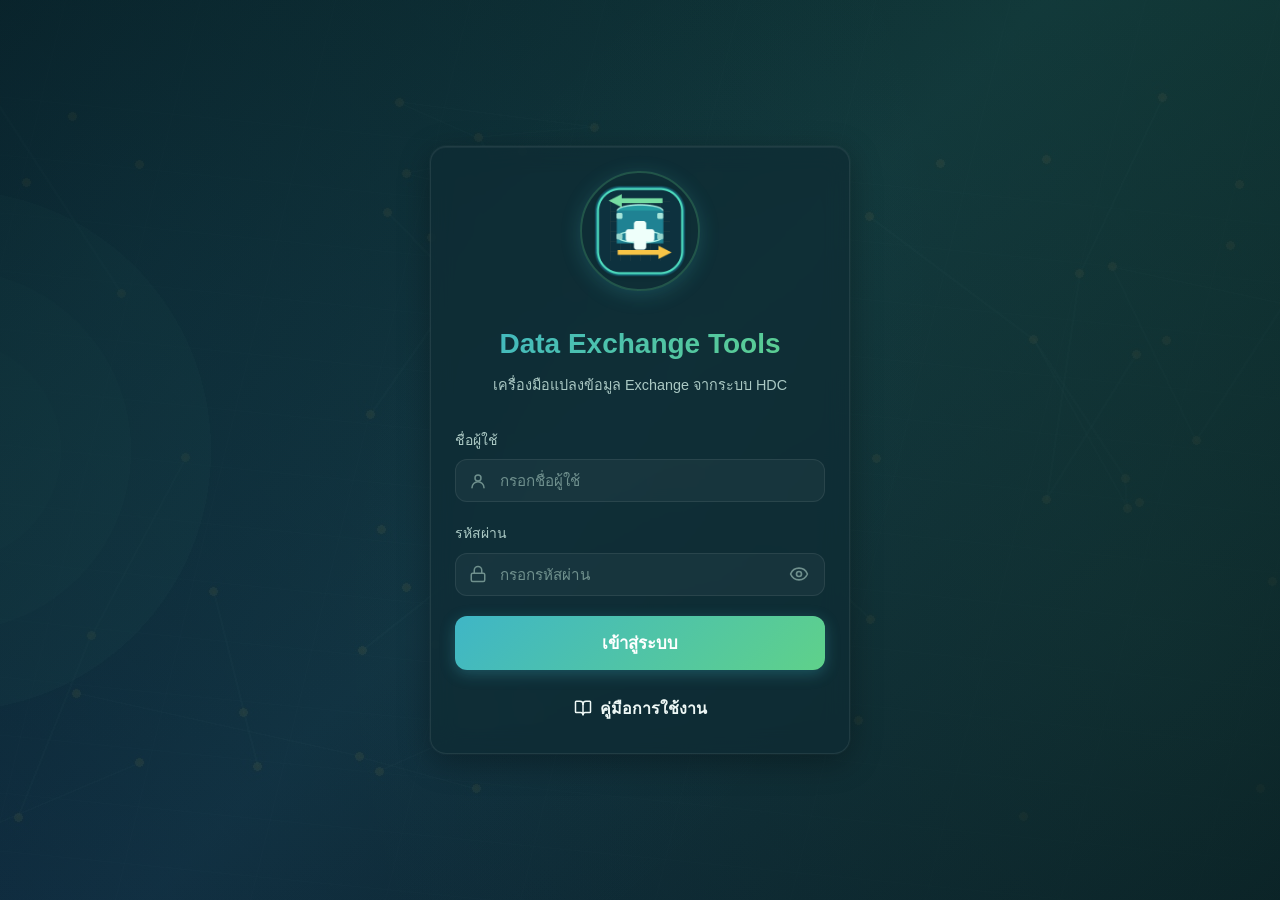
<file: static/index.html>
<!DOCTYPE html>
<html lang="th">
<head>
  <meta charset="UTF-8">
  <meta name="viewport" content="width=device-width, initial-scale=1.0">
  <meta name="description" content="เครื่องมือแปลงข้อมูล Exchange จากระบบ HDC สำหรับโรงพยาบาล">
  <title>Data Exchange Tools</title>
  <link rel="icon" href="/static/images/favicon.ico">
  <link rel="apple-touch-icon" href="/static/images/logo.png">
  <link rel="stylesheet" href="/static/css/style.css?v=0.1.10">
</head>
<body>

<!-- Toast Container -->
<div id="toast-container"></div>

<!-- Loading Overlay -->
<div id="loading-overlay" class="hidden">
  <div class="loading-content">
    <div class="spinner"></div>
    <p>กำลังดำเนินการ...</p>
  </div>
</div>

<!-- ============================================================
     LOGIN PAGE
     ============================================================ -->
<div id="page-login" class="page hidden">
  <div class="login-wrapper">
    <div class="login-card glass-card animate-fadeIn">
      <div class="login-logo">
        <img src="/static/images/logo.png" alt="Logo" width="120" height="120">
      </div>
      <h1 class="login-title">Data Exchange Tools</h1>
      <p class="login-subtitle">เครื่องมือแปลงข้อมูล Exchange จากระบบ HDC</p>

      <form id="login-form" onsubmit="handleLogin(event)">
        <div class="form-group">
          <label for="login-username">ชื่อผู้ใช้</label>
          <div class="input-wrapper">
            <span class="input-icon">
              <svg xmlns="http://www.w3.org/2000/svg" width="18" height="18" viewBox="0 0 24 24" fill="none" stroke="currentColor" stroke-width="2" stroke-linecap="round" stroke-linejoin="round"><circle cx="12" cy="8" r="4"/><path d="M20 21a8 8 0 0 0-16 0"/></svg>
            </span>
            <input type="text" id="login-username" placeholder="กรอกชื่อผู้ใช้" required autocomplete="username">
          </div>
        </div>
        <div class="form-group">
          <label for="login-password">รหัสผ่าน</label>
          <div class="input-wrapper">
            <span class="input-icon">
              <svg xmlns="http://www.w3.org/2000/svg" width="18" height="18" viewBox="0 0 24 24" fill="none" stroke="currentColor" stroke-width="2" stroke-linecap="round" stroke-linejoin="round"><rect width="18" height="11" x="3" y="11" rx="2" ry="2"/><path d="M7 11V7a5 5 0 0 1 10 0v4"/></svg>
            </span>
            <input type="password" id="login-password" placeholder="กรอกรหัสผ่าน" required autocomplete="current-password">
            <button type="button" class="password-toggle" tabindex="-1" aria-label="แสดงหรือซ่อนรหัสผ่าน" onclick="togglePassword(this)">
              <svg xmlns="http://www.w3.org/2000/svg" width="20" height="20" viewBox="0 0 24 24" fill="none" stroke="currentColor" stroke-width="2" stroke-linecap="round" stroke-linejoin="round"><path d="M2.062 12.348a1 1 0 0 1 0-.696 10.75 10.75 0 0 1 19.876 0 1 1 0 0 1 0 .696 10.75 10.75 0 0 1-19.876 0"/><circle cx="12" cy="12" r="3"/></svg>
            </button>
          </div>
        </div>
        <div id="login-error" class="error-message hidden"></div>
        <button type="submit" class="btn btn-primary btn-block btn-lg" id="btn-login">
          <span class="btn-text">เข้าสู่ระบบ</span>
          <span class="btn-loading hidden"><div class="spinner" style="width:20px;height:20px;"></div></span>
        </button>
      </form>

      <div class="login-manual-actions">
        <a href="/manual/open" target="_blank" rel="noopener" class="manual-link">
          <svg xmlns="http://www.w3.org/2000/svg" width="18" height="18" viewBox="0 0 24 24" fill="none" stroke="currentColor" stroke-width="2" stroke-linecap="round" stroke-linejoin="round"><path d="M12 7v14"/><path d="M3 18a1 1 0 0 1-1-1V4a1 1 0 0 1 1-1h5a4 4 0 0 1 4 4 4 4 0 0 1 4-4h5a1 1 0 0 1 1 1v13a1 1 0 0 1-1 1h-6a3 3 0 0 0-3 3 3 3 0 0 0-3-3z"/></svg>
          คู่มือการใช้งาน
        </a>
      </div>

    </div>
  </div>
</div>

<!-- ============================================================
     ADMIN PASSWORD PAGE
     ============================================================ -->
<div id="page-admin-password" class="page hidden">
  <div class="login-wrapper">
    <div class="config-card glass-card animate-fadeIn">
      <div class="config-header">
        <span class="config-icon">
          <svg xmlns="http://www.w3.org/2000/svg" width="32" height="32" viewBox="0 0 24 24" fill="none" stroke="currentColor" stroke-width="2" stroke-linecap="round" stroke-linejoin="round"><rect width="18" height="11" x="3" y="11" rx="2"/><path d="M7 11V7a5 5 0 0 1 10 0v4"/></svg>
        </span>
        <h1 class="config-title">เปลี่ยนรหัสผ่านผู้ดูแลระบบ</h1>
        <p class="config-subtitle">เข้าสู่ระบบครั้งแรกต้องเปลี่ยนจากรหัสผ่านเริ่มต้น</p>
      </div>

      <form id="admin-password-form" onsubmit="changeAdminPassword(event)">
        <div class="form-group">
          <label for="admin-old-password">รหัสผ่านเดิม</label>
          <div class="input-wrapper">
            <span class="input-icon">
              <svg xmlns="http://www.w3.org/2000/svg" width="18" height="18" viewBox="0 0 24 24" fill="none" stroke="currentColor" stroke-width="2" stroke-linecap="round" stroke-linejoin="round"><rect width="18" height="11" x="3" y="11" rx="2"/><path d="M7 11V7a5 5 0 0 1 10 0v4"/></svg>
            </span>
            <input type="password" id="admin-old-password" required autocomplete="current-password">
            <button type="button" class="password-toggle" tabindex="-1" aria-label="แสดงหรือซ่อนรหัสผ่าน" onclick="togglePassword(this)">
              <svg xmlns="http://www.w3.org/2000/svg" width="20" height="20" viewBox="0 0 24 24" fill="none" stroke="currentColor" stroke-width="2" stroke-linecap="round" stroke-linejoin="round"><path d="M2.062 12.348a1 1 0 0 1 0-.696 10.75 10.75 0 0 1 19.876 0 1 1 0 0 1 0 .696 10.75 10.75 0 0 1-19.876 0"/><circle cx="12" cy="12" r="3"/></svg>
            </button>
          </div>
        </div>
        <div class="form-group">
          <label for="admin-new-password">รหัสผ่านใหม่</label>
          <div class="input-wrapper">
            <span class="input-icon">
              <svg xmlns="http://www.w3.org/2000/svg" width="18" height="18" viewBox="0 0 24 24" fill="none" stroke="currentColor" stroke-width="2" stroke-linecap="round" stroke-linejoin="round"><path d="M20 13c0 5-3.5 7.5-8 9-4.5-1.5-8-4-8-9V5l8-3 8 3z"/></svg>
            </span>
            <input type="password" id="admin-new-password" required autocomplete="new-password">
            <button type="button" class="password-toggle" tabindex="-1" aria-label="แสดงหรือซ่อนรหัสผ่าน" onclick="togglePassword(this)">
              <svg xmlns="http://www.w3.org/2000/svg" width="20" height="20" viewBox="0 0 24 24" fill="none" stroke="currentColor" stroke-width="2" stroke-linecap="round" stroke-linejoin="round"><path d="M2.062 12.348a1 1 0 0 1 0-.696 10.75 10.75 0 0 1 19.876 0 1 1 0 0 1 0 .696 10.75 10.75 0 0 1-19.876 0"/><circle cx="12" cy="12" r="3"/></svg>
            </button>
          </div>
        </div>
        <div class="form-group">
          <label for="admin-confirm-password">ยืนยันรหัสผ่านใหม่</label>
          <div class="input-wrapper">
            <span class="input-icon">
              <svg xmlns="http://www.w3.org/2000/svg" width="18" height="18" viewBox="0 0 24 24" fill="none" stroke="currentColor" stroke-width="2" stroke-linecap="round" stroke-linejoin="round"><path d="M20 6 9 17l-5-5"/></svg>
            </span>
            <input type="password" id="admin-confirm-password" required autocomplete="new-password">
            <button type="button" class="password-toggle" tabindex="-1" aria-label="แสดงหรือซ่อนรหัสผ่าน" onclick="togglePassword(this)">
              <svg xmlns="http://www.w3.org/2000/svg" width="20" height="20" viewBox="0 0 24 24" fill="none" stroke="currentColor" stroke-width="2" stroke-linecap="round" stroke-linejoin="round"><path d="M2.062 12.348a1 1 0 0 1 0-.696 10.75 10.75 0 0 1 19.876 0 1 1 0 0 1 0 .696 10.75 10.75 0 0 1-19.876 0"/><circle cx="12" cy="12" r="3"/></svg>
            </button>
          </div>
        </div>
        <div id="admin-password-error" class="error-message hidden"></div>
        <button type="submit" class="btn btn-primary btn-block btn-lg">บันทึกรหัสผ่านใหม่</button>
      </form>
    </div>
  </div>
</div>

<!-- ============================================================
     CONFIG PAGE
     ============================================================ -->
<div id="page-config" class="page hidden">
  <div class="login-wrapper">
    <div class="config-card glass-card animate-fadeIn">
      <button class="config-back-btn btn btn-link" onclick="returnFromConfig()">
        <svg xmlns="http://www.w3.org/2000/svg" width="18" height="18" viewBox="0 0 24 24" fill="none" stroke="currentColor" stroke-width="2" stroke-linecap="round" stroke-linejoin="round"><path d="m12 19-7-7 7-7"/><path d="M19 12H5"/></svg>
        กลับ
      </button>

      <div class="config-header">
        <span class="config-icon">
          <svg xmlns="http://www.w3.org/2000/svg" width="32" height="32" viewBox="0 0 24 24" fill="none" stroke="currentColor" stroke-width="2" stroke-linecap="round" stroke-linejoin="round"><ellipse cx="12" cy="5" rx="9" ry="3"/><path d="M3 5V19A9 3 0 0 0 21 19V5"/><path d="M3 12A9 3 0 0 0 21 12"/></svg>
        </span>
        <h1 class="config-title">ตั้งค่าเชื่อมต่อฐานข้อมูล</h1>
        <p class="config-subtitle">กรอกข้อมูลสำหรับเชื่อมต่อฐานข้อมูล HosXP</p>
      </div>

      <form id="config-form">
        <div class="form-group">
          <label for="config-host">Host</label>
          <div class="input-wrapper">
            <span class="input-icon">
              <svg xmlns="http://www.w3.org/2000/svg" width="18" height="18" viewBox="0 0 24 24" fill="none" stroke="currentColor" stroke-width="2" stroke-linecap="round" stroke-linejoin="round"><rect width="20" height="8" x="2" y="2" rx="2" ry="2"/><rect width="20" height="8" x="2" y="14" rx="2" ry="2"/><line x1="6" x2="6.01" y1="6" y2="6"/><line x1="6" x2="6.01" y1="18" y2="18"/></svg>
            </span>
            <input type="text" id="config-host" placeholder="เช่น 192.168.1.100" required>
          </div>
        </div>
        <div class="form-group">
          <label for="config-port">Port</label>
          <div class="input-wrapper">
            <span class="input-icon">
              <svg xmlns="http://www.w3.org/2000/svg" width="18" height="18" viewBox="0 0 24 24" fill="none" stroke="currentColor" stroke-width="2" stroke-linecap="round" stroke-linejoin="round"><rect width="20" height="8" x="2" y="2" rx="2" ry="2"/><rect width="20" height="8" x="2" y="14" rx="2" ry="2"/><line x1="6" x2="6.01" y1="6" y2="6"/><line x1="6" x2="6.01" y1="18" y2="18"/></svg>
            </span>
            <input type="number" id="config-port" value="3306" required>
          </div>
        </div>
        <div class="form-group">
          <label for="config-database">Database</label>
          <div class="input-wrapper">
            <span class="input-icon">
              <svg xmlns="http://www.w3.org/2000/svg" width="18" height="18" viewBox="0 0 24 24" fill="none" stroke="currentColor" stroke-width="2" stroke-linecap="round" stroke-linejoin="round"><ellipse cx="12" cy="5" rx="9" ry="3"/><path d="M3 5V19A9 3 0 0 0 21 19V5"/><path d="M3 12A9 3 0 0 0 21 12"/></svg>
            </span>
            <input type="text" id="config-database" placeholder="เช่น hosxp_pcu" required>
          </div>
        </div>
        <div class="form-group">
          <label for="config-username">Username</label>
          <div class="input-wrapper">
            <span class="input-icon">
              <svg xmlns="http://www.w3.org/2000/svg" width="18" height="18" viewBox="0 0 24 24" fill="none" stroke="currentColor" stroke-width="2" stroke-linecap="round" stroke-linejoin="round"><circle cx="12" cy="8" r="4"/><path d="M20 21a8 8 0 0 0-16 0"/></svg>
            </span>
            <input type="text" id="config-username" placeholder="ชื่อผู้ใช้ฐานข้อมูล" required>
          </div>
        </div>
        <div class="form-group">
          <label for="config-password">Password</label>
          <div class="input-wrapper">
            <span class="input-icon">
              <svg xmlns="http://www.w3.org/2000/svg" width="18" height="18" viewBox="0 0 24 24" fill="none" stroke="currentColor" stroke-width="2" stroke-linecap="round" stroke-linejoin="round"><rect width="18" height="11" x="3" y="11" rx="2" ry="2"/><path d="M7 11V7a5 5 0 0 1 10 0v4"/></svg>
            </span>
            <input type="password" id="config-password" placeholder="รหัสผ่านฐานข้อมูล" required>
            <button type="button" class="password-toggle" tabindex="-1" aria-label="แสดงหรือซ่อนรหัสผ่าน" onclick="togglePassword(this)">
              <svg xmlns="http://www.w3.org/2000/svg" width="20" height="20" viewBox="0 0 24 24" fill="none" stroke="currentColor" stroke-width="2" stroke-linecap="round" stroke-linejoin="round"><path d="M2.062 12.348a1 1 0 0 1 0-.696 10.75 10.75 0 0 1 19.876 0 1 1 0 0 1 0 .696 10.75 10.75 0 0 1-19.876 0"/><circle cx="12" cy="12" r="3"/></svg>
            </button>
          </div>
        </div>
      </form>

      <div id="connection-status" class="connection-status hidden"></div>

      <div class="config-actions">
        <button type="button" class="btn btn-secondary" onclick="testConnection()">
          <svg xmlns="http://www.w3.org/2000/svg" width="18" height="18" viewBox="0 0 24 24" fill="none" stroke="currentColor" stroke-width="2" stroke-linecap="round" stroke-linejoin="round"><path d="M3 12a9 9 0 0 1 9-9 9.75 9.75 0 0 1 6.74 2.74L21 8"/><path d="M21 3v5h-5"/><path d="M21 12a9 9 0 0 1-9 9 9.75 9.75 0 0 1-6.74-2.74L3 16"/><path d="M3 21v-5h5"/></svg>
          ทดสอบการเชื่อมต่อ
        </button>
        <button type="button" class="btn btn-primary btn-needs-test" id="btn-save-config" onclick="saveConfig()">
          <svg xmlns="http://www.w3.org/2000/svg" width="18" height="18" viewBox="0 0 24 24" fill="none" stroke="currentColor" stroke-width="2" stroke-linecap="round" stroke-linejoin="round"><path d="M20 6 9 17l-5-5"/></svg>
          บันทึกการตั้งค่า
        </button>
      </div>
    </div>
  </div>
</div>

<!-- ============================================================
     DASHBOARD PAGE
     ============================================================ -->
<div id="page-dashboard" class="page hidden">
  <div class="dashboard">

    <!-- Navbar -->
    <nav class="navbar">
      <div class="navbar-left">
        <button class="btn btn-icon sidebar-toggle" onclick="toggleSidebar()">
          <svg xmlns="http://www.w3.org/2000/svg" width="22" height="22" viewBox="0 0 24 24" fill="none" stroke="currentColor" stroke-width="2" stroke-linecap="round" stroke-linejoin="round"><line x1="4" x2="20" y1="12" y2="12"/><line x1="4" x2="20" y1="6" y2="6"/><line x1="4" x2="20" y1="18" y2="18"/></svg>
        </button>
        <img src="/static/images/logo.png" alt="Logo" class="navbar-logo" width="32" height="32">
        <span class="navbar-title">Data Exchange Tools</span>
      </div>
      <div class="navbar-right">
        <div class="user-info">
          <span class="user-name" id="nav-username">-</span>
          <span class="user-position" id="nav-position">-</span>
        </div>
        <button class="btn btn-icon admin-only hidden" onclick="showSection('settings')" title="ตั้งค่า">
          <svg xmlns="http://www.w3.org/2000/svg" width="20" height="20" viewBox="0 0 24 24" fill="none" stroke="currentColor" stroke-width="2" stroke-linecap="round" stroke-linejoin="round"><path d="M12.22 2h-.44a2 2 0 0 0-2 2v.18a2 2 0 0 1-1 1.73l-.43.25a2 2 0 0 1-2 0l-.15-.08a2 2 0 0 0-2.73.73l-.22.38a2 2 0 0 0 .73 2.73l.15.1a2 2 0 0 1 1 1.72v.51a2 2 0 0 1-1 1.74l-.15.09a2 2 0 0 0-.73 2.73l.22.38a2 2 0 0 0 2.73.73l.15-.08a2 2 0 0 1 2 0l.43.25a2 2 0 0 1 1 1.73V20a2 2 0 0 0 2 2h.44a2 2 0 0 0 2-2v-.18a2 2 0 0 1 1-1.73l.43-.25a2 2 0 0 1 2 0l.15.08a2 2 0 0 0 2.73-.73l.22-.39a2 2 0 0 0-.73-2.73l-.15-.08a2 2 0 0 1-1-1.74v-.5a2 2 0 0 1 1-1.74l.15-.09a2 2 0 0 0 .73-2.73l-.22-.38a2 2 0 0 0-2.73-.73l-.15.08a2 2 0 0 1-2 0l-.43-.25a2 2 0 0 1-1-1.73V4a2 2 0 0 0-2-2z"/><circle cx="12" cy="12" r="3"/></svg>
        </button>
        <button class="btn btn-icon" onclick="logout()" title="ออกจากระบบ">
          <svg xmlns="http://www.w3.org/2000/svg" width="20" height="20" viewBox="0 0 24 24" fill="none" stroke="currentColor" stroke-width="2" stroke-linecap="round" stroke-linejoin="round"><path d="M9 21H5a2 2 0 0 1-2-2V5a2 2 0 0 1 2-2h4"/><polyline points="16 17 21 12 16 7"/><line x1="21" x2="9" y1="12" y2="12"/></svg>
        </button>
      </div>
    </nav>

    <!-- Sidebar -->
    <aside class="sidebar" id="sidebar">
      <div class="sidebar-menu">
        <button class="sidebar-item active" data-section="upload" onclick="showSection('upload')">
          <span class="sidebar-icon">
            <svg xmlns="http://www.w3.org/2000/svg" width="20" height="20" viewBox="0 0 24 24" fill="none" stroke="currentColor" stroke-width="2" stroke-linecap="round" stroke-linejoin="round"><path d="M12 13v8"/><path d="M4 14.899A7 7 0 1 1 15.71 8h1.79a4.5 4.5 0 0 1 2.5 8.242"/><path d="m8 17 4-4 4 4"/></svg>
          </span>
          <span class="sidebar-label">อัปโหลด & แปลงข้อมูล</span>
        </button>
        <button class="sidebar-item" data-section="history" onclick="showSection('history')">
          <span class="sidebar-icon">
            <svg xmlns="http://www.w3.org/2000/svg" width="20" height="20" viewBox="0 0 24 24" fill="none" stroke="currentColor" stroke-width="2" stroke-linecap="round" stroke-linejoin="round"><circle cx="12" cy="12" r="10"/><polyline points="12 6 12 12 16 14"/></svg>
          </span>
          <span class="sidebar-label">ประวัติการแปลง</span>
        </button>
        <button class="sidebar-item" data-section="death-audit" onclick="showSection('death-audit')">
          <span class="sidebar-icon">
            <svg xmlns="http://www.w3.org/2000/svg" width="20" height="20" viewBox="0 0 24 24" fill="none" stroke="currentColor" stroke-width="2" stroke-linecap="round" stroke-linejoin="round"><path d="M16 21v-2a4 4 0 0 0-4-4H6a4 4 0 0 0-4 4v2"/><circle cx="9" cy="7" r="4"/><path d="M22 21v-2a4 4 0 0 0-3-3.87"/><path d="M16 3.13a4 4 0 0 1 0 7.75"/></svg>
          </span>
          <span class="sidebar-label">ตรวจสอบสถานะการเสียชีวิต</span>
        </button>
        <button class="sidebar-item" data-section="data-quality" onclick="showSection('data-quality')">
          <span class="sidebar-icon">
            <svg xmlns="http://www.w3.org/2000/svg" width="20" height="20" viewBox="0 0 24 24" fill="none" stroke="currentColor" stroke-width="2" stroke-linecap="round" stroke-linejoin="round"><path d="M3 3v18h18"/><path d="m7 16 4-5 4 3 5-7"/></svg>
          </span>
          <span class="sidebar-label">ตรวจสอบคุณภาพข้อมูล</span>
        </button>
        <button class="sidebar-item admin-only hidden" data-section="settings" onclick="showSection('settings')">
          <span class="sidebar-icon">
            <svg xmlns="http://www.w3.org/2000/svg" width="20" height="20" viewBox="0 0 24 24" fill="none" stroke="currentColor" stroke-width="2" stroke-linecap="round" stroke-linejoin="round"><path d="M12.22 2h-.44a2 2 0 0 0-2 2v.18a2 2 0 0 1-1 1.73l-.43.25a2 2 0 0 1-2 0l-.15-.08a2 2 0 0 0-2.73.73l-.22.38a2 2 0 0 0 .73 2.73l.15.1a2 2 0 0 1 1 1.72v.51a2 2 0 0 1-1 1.74l-.15.09a2 2 0 0 0-.73 2.73l.22.38a2 2 0 0 0 2.73.73l.15-.08a2 2 0 0 1 2 0l.43.25a2 2 0 0 1 1 1.73V20a2 2 0 0 0 2 2h.44a2 2 0 0 0 2-2v-.18a2 2 0 0 1 1-1.73l.43-.25a2 2 0 0 1 2 0l.15.08a2 2 0 0 0 2.73-.73l.22-.39a2 2 0 0 0-.73-2.73l-.15-.08a2 2 0 0 1-1-1.74v-.5a2 2 0 0 1 1-1.74l.15-.09a2 2 0 0 0 .73-2.73l-.22-.38a2 2 0 0 0-2.73-.73l-.15.08a2 2 0 0 1-2 0l-.43-.25a2 2 0 0 1-1-1.73V4a2 2 0 0 0-2-2z"/><circle cx="12" cy="12" r="3"/></svg>
          </span>
          <span class="sidebar-label">ตั้งค่า</span>
        </button>
        <button class="sidebar-item" data-section="manual" onclick="showSection('manual')">
          <span class="sidebar-icon">
            <svg xmlns="http://www.w3.org/2000/svg" width="20" height="20" viewBox="0 0 24 24" fill="none" stroke="currentColor" stroke-width="2" stroke-linecap="round" stroke-linejoin="round"><path d="M12 7v14"/><path d="M3 18a1 1 0 0 1-1-1V4a1 1 0 0 1 1-1h5a4 4 0 0 1 4 4 4 4 0 0 1 4-4h5a1 1 0 0 1 1 1v13a1 1 0 0 1-1 1h-6a3 3 0 0 0-3 3 3 3 0 0 0-3-3z"/></svg>
          </span>
          <span class="sidebar-label">คู่มือการใช้งาน</span>
        </button>
      </div>
      <div class="sidebar-footer">
        <span class="version-text">v0.1.10</span>
      </div>
    </aside>

    <!-- Main Content -->
    <main class="main-content">

      <!-- ==================== Upload Section ==================== -->
      <div id="section-upload" class="section active">
        <div class="section-header">
          <div class="section-title-group">
            <span class="section-icon">
              <svg xmlns="http://www.w3.org/2000/svg" width="24" height="24" viewBox="0 0 24 24" fill="none" stroke="currentColor" stroke-width="2" stroke-linecap="round" stroke-linejoin="round"><path d="M12 13v8"/><path d="M4 14.899A7 7 0 1 1 15.71 8h1.79a4.5 4.5 0 0 1 2.5 8.242"/><path d="m8 17 4-4 4 4"/></svg>
            </span>
            <h2 id="upload-section-title">อัปโหลดไฟล์ Exchange</h2>
          </div>
          <button class="btn btn-secondary hidden" id="btn-back-history" onclick="returnToHistoryList()">
            <svg xmlns="http://www.w3.org/2000/svg" width="18" height="18" viewBox="0 0 24 24" fill="none" stroke="currentColor" stroke-width="2" stroke-linecap="round" stroke-linejoin="round"><path d="m12 19-7-7 7-7"/><path d="M19 12H5"/></svg>
            กลับหน้าประวัติ
          </button>
          <button class="btn btn-secondary hidden" id="btn-new-upload-top" onclick="resetUpload()">
            <svg xmlns="http://www.w3.org/2000/svg" width="18" height="18" viewBox="0 0 24 24" fill="none" stroke="currentColor" stroke-width="2" stroke-linecap="round" stroke-linejoin="round"><path d="M12 13v8"/><path d="M4 14.899A7 7 0 1 1 15.71 8h1.79a4.5 4.5 0 0 1 2.5 8.242"/><path d="m8 17 4-4 4 4"/></svg>
            อัปโหลดไฟล์ใหม่
          </button>
        </div>

        <!-- Upload Drop Zone -->
        <div class="upload-zone" id="upload-zone">
          <div class="upload-icon">
            <svg xmlns="http://www.w3.org/2000/svg" width="48" height="48" viewBox="0 0 24 24" fill="none" stroke="currentColor" stroke-width="2" stroke-linecap="round" stroke-linejoin="round"><path d="M12 13v8"/><path d="M4 14.899A7 7 0 1 1 15.71 8h1.79a4.5 4.5 0 0 1 2.5 8.242"/><path d="m8 17 4-4 4 4"/></svg>
          </div>
          <p class="upload-text">ลากไฟล์มาวางที่นี่ หรือ</p>
          <button type="button" class="btn btn-secondary" onclick="document.getElementById('file-input').click()">
            เลือกไฟล์
          </button>
          <input type="file" id="file-input" accept=".xlsx" class="hidden">
          <p class="upload-hint">รองรับไฟล์ .xlsx</p>
        </div>

        <!-- File Info Card -->
        <div id="file-info" class="file-info glass-card hidden">
          <div class="file-info-details">
            <span class="file-info-icon">
              <svg xmlns="http://www.w3.org/2000/svg" width="32" height="32" viewBox="0 0 24 24" fill="none" stroke="currentColor" stroke-width="2" stroke-linecap="round" stroke-linejoin="round"><path d="M15 2H6a2 2 0 0 0-2 2v16a2 2 0 0 0 2 2h12a2 2 0 0 0 2-2V7Z"/><path d="M14 2v4a2 2 0 0 0 2 2h4"/><path d="M8 13h2"/><path d="M14 13h2"/><path d="M8 17h2"/><path d="M14 17h2"/></svg>
            </span>
            <div class="file-info-text">
              <span class="file-name" id="file-name">-</span>
              <span class="file-meta">
                <span id="file-size">-</span> • <span id="file-rows">-</span> แถว
              </span>
            </div>
          </div>
          <button class="btn btn-icon btn-danger" onclick="resetUpload()" title="ลบไฟล์">
            <svg xmlns="http://www.w3.org/2000/svg" width="18" height="18" viewBox="0 0 24 24" fill="none" stroke="currentColor" stroke-width="2" stroke-linecap="round" stroke-linejoin="round"><path d="M18 6 6 18"/><path d="m6 6 12 12"/></svg>
          </button>
        </div>

        <!-- Progress Bar -->
        <div id="progress-container" class="progress-bar-container hidden">
          <div class="progress-bar" id="progress-bar" style="width: 0%"></div>
        </div>

        <!-- Preview Section -->
        <div id="preview-section" class="hidden">
          <div class="section-header" style="margin-top: 24px;">
            <h3>ตัวอย่างข้อมูล (5 แถวแรก)</h3>
            <span class="badge badge-info">ข้อมูลถูกปกปิด</span>
          </div>
          <div id="facility-filter-section" class="facility-filter glass-card hidden">
            <div class="facility-filter-header">
              <div>
                <h3>เลือกหน่วยบริการ</h3>
                <p class="text-secondary">เลือกจาก HOSCODE/HOSNAME ก่อนแปลงข้อมูล</p>
              </div>
              <span class="badge badge-info" id="facility-selected-count">ทั้งหมด</span>
            </div>
            <div class="facility-select" id="facility-select">
              <button type="button" class="facility-select-trigger" onclick="toggleFacilityDropdown()">
                <span id="facility-select-label">ทั้งหมด</span>
                <svg xmlns="http://www.w3.org/2000/svg" width="18" height="18" viewBox="0 0 24 24" fill="none" stroke="currentColor" stroke-width="2" stroke-linecap="round" stroke-linejoin="round"><path d="m6 9 6 6 6-6"/></svg>
              </button>
              <div class="facility-dropdown hidden" id="facility-dropdown">
                <input type="text" class="facility-search" id="facility-search" placeholder="ค้นหา HOSCODE หรือ HOSNAME" oninput="renderFacilityOptions(this.value)">
                <div class="facility-options" id="facility-options"></div>
              </div>
            </div>
          </div>
          <div class="table-container table-responsive preview-table-container">
            <table class="data-table">
              <thead id="preview-thead"></thead>
              <tbody id="preview-tbody"></tbody>
            </table>
          </div>
          <div class="transform-action">
            <button class="btn btn-primary btn-lg" onclick="transformData()" id="btn-transform">
              <svg xmlns="http://www.w3.org/2000/svg" width="20" height="20" viewBox="0 0 24 24" fill="none" stroke="currentColor" stroke-width="2" stroke-linecap="round" stroke-linejoin="round"><path d="M3 12a9 9 0 0 1 9-9 9.75 9.75 0 0 1 6.74 2.74L21 8"/><path d="M21 3v5h-5"/><path d="M21 12a9 9 0 0 1-9 9 9.75 9.75 0 0 1-6.74-2.74L3 16"/><path d="M3 21v-5h5"/></svg>
              แปลงข้อมูล
            </button>
          </div>
        </div>

        <!-- Results Section -->
        <div id="results-section" class="hidden">
          <div class="results-header" style="margin-top: 24px;">
            <div class="section-header" style="margin-bottom: 0;">
              <h3>ผลลัพธ์การแปลงข้อมูล</h3>
            </div>
            <div class="stats-badges">
              <span class="badge badge-success" id="matched-count">จับคู่รวมได้: 0</span>
              <span class="badge badge-warning" id="unmatched-count">จับคู่รวมไม่ได้: 0</span>
            </div>
          </div>

          <div class="result-filter-cards" id="result-filter-cards">
            <button type="button" class="result-filter-card active" data-filter="all" onclick="setResultFilter('all')">
              <span class="result-filter-title">ทั้งหมด</span>
              <strong id="filter-count-all">0</strong>
              <span class="result-filter-desc">ข้อมูลทั้งหมดหลังแปลง</span>
            </button>
            <button type="button" class="result-filter-card" data-filter="pidMatched" onclick="setResultFilter('pidMatched')">
              <span class="result-filter-title">จับคู่ PID ได้</span>
              <strong id="filter-count-pid-matched">0</strong>
              <span class="result-filter-desc">ตรง HOSCODE + PID ใน HIS</span>
            </button>
            <button type="button" class="result-filter-card" data-filter="pidUnmatched" onclick="setResultFilter('pidUnmatched')">
              <span class="result-filter-title">จับคู่ PID ไม่ได้</span>
              <strong id="filter-count-pid-unmatched">0</strong>
              <span class="result-filter-desc">ส่งต่อไปตรวจด้วย CID</span>
            </button>
            <button type="button" class="result-filter-card" data-filter="cidMatched" onclick="setResultFilter('cidMatched')">
              <span class="result-filter-title">จับคู่ CID ได้</span>
              <strong id="filter-count-cid-matched">0</strong>
              <span class="result-filter-desc">CID 9 หลัก + SEX + BIRTH + NAME + LNAME</span>
            </button>
            <button type="button" class="result-filter-card" data-filter="cidUnmatched" onclick="setResultFilter('cidUnmatched')">
              <span class="result-filter-title">จับคู่ CID ไม่ได้</span>
              <strong id="filter-count-cid-unmatched">0</strong>
              <span class="result-filter-desc">ไม่พบข้อมูลด้วยทั้งสองเงื่อนไข</span>
            </button>
            <button type="button" class="result-filter-card result-filter-card-warning hidden" data-filter="centralDeath" id="filter-card-central-death" onclick="setResultFilter('centralDeath')">
              <span class="result-filter-title">เทียบข้อมูลการตายกับส่วนกลาง</span>
              <strong id="filter-count-central-death">0</strong>
              <span class="result-filter-desc">DISCHARGE ไม่ใช่ 1 แต่พบ CID ในฐานคนตายกลาง</span>
            </button>
          </div>

          <div class="controls-bar">
            <div class="result-subactions-row">
              <div class="life-status-filters hidden" id="life-status-filters" aria-label="กรองสถานะการเสียชีวิต">
                <button type="button" class="life-status-filter life-status-filter-all active" data-life-filter="all" onclick="setLifeStatusFilter('all')">
                  ทั้งหมด <strong id="life-count-all">0</strong> คน
                </button>
                <button type="button" class="life-status-filter life-status-filter-alive" data-life-filter="alive" onclick="setLifeStatusFilter('alive')">
                  ยังมีชีวิตอยู่ <strong id="life-count-alive">0</strong> คน
                </button>
                <button type="button" class="life-status-filter life-status-filter-warning" data-life-filter="deathUndischarged" onclick="setLifeStatusFilter('deathUndischarged')">
                  เสียชีวิตเมื่อเทียบข้อมูลแต่ยังไม่จำหน่าย <strong id="life-count-death">0</strong> คน
                </button>
              </div>
              <button type="button" class="btn btn-data-correct hidden" id="btn-export-data-correct" onclick="exportDataCorrect()" title="สร้าง DATA_CORRECT.txt สำหรับแฟ้ม PERSON และบีบอัดแบบ 43 แฟ้ม">
                <svg xmlns="http://www.w3.org/2000/svg" width="18" height="18" viewBox="0 0 24 24" fill="none" stroke="currentColor" stroke-width="2" stroke-linecap="round" stroke-linejoin="round"><path d="M21 15v4a2 2 0 0 1-2 2H5a2 2 0 0 1-2-2v-4"/><polyline points="7 10 12 15 17 10"/><line x1="12" x2="12" y1="15" y2="3"/><path d="M4 4h6"/><path d="M4 8h4"/></svg>
                ส่งออก 43 แฟ้ม DATA_CORRECT
              </button>
            </div>
            <div class="controls-primary-row">
              <div class="search-wrapper">
                <span class="search-icon">
                  <svg xmlns="http://www.w3.org/2000/svg" width="18" height="18" viewBox="0 0 24 24" fill="none" stroke="currentColor" stroke-width="2" stroke-linecap="round" stroke-linejoin="round"><circle cx="11" cy="11" r="8"/><path d="m21 21-4.3-4.3"/></svg>
                </span>
                <input type="text" class="search-input" id="search-input" placeholder="ค้นหา..." oninput="handleSearch(this.value)">
              </div>
              <div class="export-actions">
                <button class="btn btn-outline export-btn" onclick="exportExcel('all')" title="ส่งออกผลลัพธ์ทั้งหมด">
                  <svg xmlns="http://www.w3.org/2000/svg" width="18" height="18" viewBox="0 0 24 24" fill="none" stroke="currentColor" stroke-width="2" stroke-linecap="round" stroke-linejoin="round"><path d="M21 15v4a2 2 0 0 1-2 2H5a2 2 0 0 1-2-2v-4"/><polyline points="7 10 12 15 17 10"/><line x1="12" x2="12" y1="15" y2="3"/></svg>
                  Excel ทั้งหมด
                </button>
                <button class="btn btn-success export-btn" onclick="exportExcel('filtered')" title="ส่งออกเฉพาะข้อมูลตามตัวกรองและคำค้นหา">
                  <svg xmlns="http://www.w3.org/2000/svg" width="18" height="18" viewBox="0 0 24 24" fill="none" stroke="currentColor" stroke-width="2" stroke-linecap="round" stroke-linejoin="round"><path d="M21 15v4a2 2 0 0 1-2 2H5a2 2 0 0 1-2-2v-4"/><polyline points="7 10 12 15 17 10"/><line x1="12" x2="12" y1="15" y2="3"/></svg>
                  Excel ตามที่กรอง
                </button>
              </div>
            </div>
            <div class="controls-secondary-row">
              <div class="controls-secondary-left">
                <select class="rows-select" id="rows-select" onchange="handleRowsPerPageChange(this.value)">
                  <option value="20" selected>20 แถว</option>
                  <option value="50">50 แถว</option>
                  <option value="100">100 แถว</option>
                  <option value="200">200 แถว</option>
                </select>
              </div>
              <div class="datatable-info" id="datatable-info">ทั้งหมด 0 แถว | แสดงผลหลังกรอง 0 แถว</div>
            </div>
          </div>

          <div class="table-container table-responsive datatable-container">
            <table class="data-table">
              <thead id="results-thead"></thead>
              <tbody id="results-tbody"></tbody>
            </table>
          </div>

          <div class="pagination" id="pagination"></div>

        </div>
      </div>

      <!-- ==================== Data Quality Section ==================== -->
      <div id="section-data-quality" class="section">
        <div class="section-header">
          <div class="section-title-group">
            <span class="section-icon"><svg xmlns="http://www.w3.org/2000/svg" width="24" height="24" viewBox="0 0 24 24" fill="none" stroke="currentColor" stroke-width="2" stroke-linecap="round" stroke-linejoin="round"><path d="M3 3v18h18"/><path d="m7 16 4-5 4 3 5-7"/></svg></span>
            <div><h2 id="data-quality-title">ตรวจสอบคุณภาพข้อมูล</h2><p class="text-secondary" id="data-quality-description">เลือกรายงานเพื่อตรวจข้อมูลผิดปกติหรือขัดแย้งใน HIS</p></div>
          </div>
          <div class="data-quality-header-actions">
            <button class="btn btn-secondary" id="data-quality-store" onclick="openDataQualityReportStore()">
              <svg xmlns="http://www.w3.org/2000/svg" width="18" height="18" viewBox="0 0 24 24" fill="none" stroke="currentColor" stroke-width="2" stroke-linecap="round" stroke-linejoin="round"><path d="M3 9h18"/><path d="M5 9V5h14v4"/><path d="M5 9v10h14V9"/><path d="M9 13h6"/></svg>
              คลังรายงาน
            </button>
            <button class="btn btn-secondary hidden" id="data-quality-back" onclick="showDataQualityReportList()">
              <svg xmlns="http://www.w3.org/2000/svg" width="18" height="18" viewBox="0 0 24 24" fill="none" stroke="currentColor" stroke-width="2" stroke-linecap="round" stroke-linejoin="round"><path d="m15 18-6-6 6-6"/><path d="M9 12h10"/></svg>
              กลับไปหน้ารายงานทั้งหมด
            </button>
          </div>
        </div>

        <div id="data-quality-notice" class="connection-status hidden"></div>
        <div id="data-quality-report-list" class="data-quality-report-grid">
          <div class="glass-card data-quality-loading"><div class="spinner"></div><span>กำลังโหลดรายงานจาก Control...</span></div>
        </div>

        <div id="data-quality-report-detail" class="hidden">
          <div id="data-quality-criteria" class="data-quality-criteria glass-card hidden">
            <button type="button" class="data-quality-criteria-toggle" id="data-quality-criteria-toggle" aria-expanded="false" aria-controls="data-quality-criteria-content" onclick="toggleDataQualityCriteria()">
              <span class="data-quality-criteria-icon"><svg xmlns="http://www.w3.org/2000/svg" width="22" height="22" viewBox="0 0 24 24" fill="none" stroke="currentColor" stroke-width="2" stroke-linecap="round" stroke-linejoin="round"><circle cx="12" cy="12" r="10"/><path d="M12 16v-4"/><path d="M12 8h.01"/></svg></span>
              <strong>หลักการตรวจจับข้อมูลผิดปกติ</strong>
              <span class="data-quality-criteria-chevron" aria-hidden="true"><svg xmlns="http://www.w3.org/2000/svg" width="22" height="22" viewBox="0 0 24 24" fill="none" stroke="currentColor" stroke-width="2" stroke-linecap="round" stroke-linejoin="round"><path d="m6 9 6 6 6-6"/></svg></span>
            </button>
            <div id="data-quality-criteria-content" class="data-quality-criteria-content hidden"><p id="data-quality-criteria-text"></p></div>
          </div>
          <div id="data-quality-filters" class="data-quality-filter-panel glass-card"></div>
          <div class="result-filter-cards data-quality-summary-cards">
            <button class="result-filter-card data-quality-card-all active" data-quality-status="all" onclick="setDataQualityStatus('all')">
              <span class="result-filter-title">ทั้งหมด</span><strong id="data-quality-count-all">0</strong><span class="result-filter-desc">ข้อมูลล่าสุดที่นำมาตรวจสอบ</span>
            </button>
            <button class="result-filter-card data-quality-card-normal" data-quality-status="normal" onclick="setDataQualityStatus('normal')">
              <span class="result-filter-title">ปกติ</span><strong id="data-quality-count-normal">0</strong><span class="result-filter-desc">ข้อมูลอยู่ในเกณฑ์ที่กำหนด</span>
            </button>
            <button class="result-filter-card result-filter-card-warning data-quality-card-abnormal" data-quality-status="abnormal" onclick="setDataQualityStatus('abnormal')">
              <span class="result-filter-title">ผิดปกติ</span><strong id="data-quality-count-abnormal">0</strong><span class="result-filter-desc">ควรตรวจสอบหรือแก้ไขข้อมูล</span>
            </button>
          </div>
          <div id="data-quality-abnormal-tabs" class="data-quality-abnormal-tabs hidden"></div>
          <div class="controls-bar data-quality-controls">
            <div class="controls-primary-row">
              <div class="search-wrapper"><span class="search-icon"><svg xmlns="http://www.w3.org/2000/svg" width="18" height="18" viewBox="0 0 24 24" fill="none" stroke="currentColor" stroke-width="2" stroke-linecap="round" stroke-linejoin="round"><circle cx="11" cy="11" r="8"/><path d="m21 21-4.3-4.3"/></svg></span><input class="search-input" id="data-quality-search" placeholder="ค้นหา..." oninput="queueDataQualitySearch()"></div>
              <div class="export-actions" id="data-quality-export">
                <button class="btn btn-outline export-btn" onclick="exportDataQualityReport('all')" title="ส่งออกผลลัพธ์ทั้งหมด"><svg xmlns="http://www.w3.org/2000/svg" width="18" height="18" viewBox="0 0 24 24" fill="none" stroke="currentColor" stroke-width="2" stroke-linecap="round" stroke-linejoin="round"><path d="M21 15v4a2 2 0 0 1-2 2H5a2 2 0 0 1-2-2v-4"/><polyline points="7 10 12 15 17 10"/><line x1="12" x2="12" y1="15" y2="3"/></svg>Excel ทั้งหมด</button>
                <button class="btn btn-success export-btn" onclick="exportDataQualityReport('filtered')" title="ส่งออกเฉพาะข้อมูลตามตัวกรองและคำค้นหา"><svg xmlns="http://www.w3.org/2000/svg" width="18" height="18" viewBox="0 0 24 24" fill="none" stroke="currentColor" stroke-width="2" stroke-linecap="round" stroke-linejoin="round"><path d="M21 15v4a2 2 0 0 1-2 2H5a2 2 0 0 1-2-2v-4"/><polyline points="7 10 12 15 17 10"/><line x1="12" x2="12" y1="15" y2="3"/></svg>Excel ตามที่กรอง</button>
              </div>
            </div>
            <div class="controls-secondary-row"><div class="controls-secondary-left"><select class="rows-select" id="data-quality-page-size" onchange="changeDataQualityPageSize(this.value)"><option value="20">20 แถว</option><option value="50">50 แถว</option><option value="100">100 แถว</option><option value="200">200 แถว</option></select></div><div class="datatable-info" id="data-quality-info">ทั้งหมด 0 แถว | แสดงผลหลังกรอง 0 แถว</div></div>
          </div>
          <div class="table-container datatable-container"><table class="data-table data-quality-table"><thead id="data-quality-thead"></thead><tbody id="data-quality-tbody"></tbody></table></div>
          <div class="pagination" id="data-quality-pagination"></div>
        </div>

        <div id="deceased-service-report" class="hidden">
          <div id="deceased-service-empty" class="death-audit-empty">
            <button class="btn btn-primary death-audit-start-button" onclick="startDeceasedServiceAudit()">
              <svg xmlns="http://www.w3.org/2000/svg" width="22" height="22" viewBox="0 0 24 24" fill="none" stroke="currentColor" stroke-width="2" stroke-linecap="round" stroke-linejoin="round"><path d="M3 3v18h18"/><path d="m7 16 4-5 4 3 5-7"/></svg>
              เริ่มตรวจสอบข้อมูล
            </button>
          </div>
          <div id="deceased-service-results" class="hidden">
            <div id="deceased-service-notice" class="connection-status hidden"></div>
            <div class="result-filter-cards deceased-service-summary-cards">
              <div class="result-filter-card active"><span class="result-filter-title">ผู้เสียชีวิตที่มารับบริการภายหลัง</span><strong id="deceased-service-people-count">0</strong><span class="result-filter-desc">แสดงหนึ่งแถวต่อหนึ่งคน</span></div>
              <div class="result-filter-card result-filter-card-warning"><span class="result-filter-title">รายการรับบริการหลังตาย</span><strong id="deceased-service-visit-count">0</strong><span class="result-filter-desc">รวมทุกวันที่รับบริการหลังวันที่ตาย</span></div>
              <div class="result-filter-card"><span class="result-filter-title">เป้าหมายจาก API การตาย</span><strong id="deceased-service-target-count">0</strong><span class="result-filter-desc">CID ที่มีวันที่ตายจากส่วนกลาง</span></div>
            </div>
            <div class="controls-bar data-quality-controls">
              <div class="controls-primary-row">
                <div class="search-wrapper"><span class="search-icon"><svg xmlns="http://www.w3.org/2000/svg" width="18" height="18" viewBox="0 0 24 24" fill="none" stroke="currentColor" stroke-width="2"><circle cx="11" cy="11" r="8"/><path d="m21 21-4.3-4.3"/></svg></span><input class="search-input" id="deceased-service-search" placeholder="ค้นหา CID, HN, PID หรือชื่อ..." oninput="queueDeceasedServiceSearch()"></div>
                <button class="btn btn-secondary" id="deceased-service-run" onclick="startDeceasedServiceAudit()">ตรวจสอบข้อมูลใหม่</button>
              </div>
              <div class="controls-secondary-row"><div class="controls-secondary-left"><select class="rows-select" id="deceased-service-page-size" onchange="changeDeceasedServicePageSize(this.value)"><option value="20">20 แถว</option><option value="50">50 แถว</option><option value="100">100 แถว</option><option value="200">200 แถว</option></select></div><div class="datatable-info" id="deceased-service-info">ยังไม่ได้ตรวจสอบข้อมูล</div></div>
            </div>
            <div class="table-container table-responsive datatable-container"><table class="data-table deceased-service-table"><thead><tr><th>เลขประจำตัวประชาชน</th><th>PID / HN</th><th>ชื่อ-สกุล</th><th>วันที่ตาย</th><th>สาเหตุการตาย (ICD-10)</th><th>รับบริการหลังตาย</th><th>ครั้งแรก</th><th>ครั้งล่าสุด</th><th>รายละเอียด</th></tr></thead><tbody id="deceased-service-tbody"></tbody></table></div>
            <div class="pagination" id="deceased-service-pagination"></div>
          </div>
        </div>
      </div>

      <!-- ==================== Death Status Audit Section ==================== -->
      <div id="section-death-audit" class="section">
        <div class="section-header death-audit-header">
          <div class="section-title-group">
            <span class="section-icon">
              <svg xmlns="http://www.w3.org/2000/svg" width="24" height="24" viewBox="0 0 24 24" fill="none" stroke="currentColor" stroke-width="2" stroke-linecap="round" stroke-linejoin="round"><path d="M16 21v-2a4 4 0 0 0-4-4H6a4 4 0 0 0-4 4v2"/><circle cx="9" cy="7" r="4"/><path d="M22 21v-2a4 4 0 0 0-3-3.87"/><path d="M16 3.13a4 4 0 0 1 0 7.75"/></svg>
            </span>
            <div>
              <h2>ตรวจสอบสถานะการเสียชีวิต</h2>
              <p class="text-secondary">ตรวจบุคคลที่ HIS ระบุว่ายังมีชีวิต กับฐานข้อมูลการตายส่วนกลาง</p>
            </div>
          </div>
          <button class="btn btn-secondary hidden" id="death-audit-run" onclick="startDeathAudit()">ตรวจสอบข้อมูลใหม่</button>
        </div>

        <div id="death-audit-empty" class="death-audit-empty">
          <button class="btn btn-primary death-audit-start-button" onclick="startDeathAudit()">
            <svg xmlns="http://www.w3.org/2000/svg" width="22" height="22" viewBox="0 0 24 24" fill="none" stroke="currentColor" stroke-width="2" stroke-linecap="round" stroke-linejoin="round"><path d="M16 21v-2a4 4 0 0 0-4-4H6a4 4 0 0 0-4 4v2"/><circle cx="9" cy="7" r="4"/><path d="m19 8 2 2 4-4"/></svg>
            เริ่มต้นตรวจสอบข้อมูลใหม่
          </button>
        </div>

        <div id="death-audit-results" class="hidden">
          <div id="death-audit-notice" class="connection-status hidden"></div>
          <div class="result-filter-cards death-audit-filter-cards">
          <button class="result-filter-card active" data-audit-filter="all" onclick="setDeathAuditFilter('all')">
            <span class="result-filter-title">ทั้งหมด</span><strong id="death-count-all">0</strong><span class="result-filter-desc">PERSON ที่ HIS ระบุว่ายังมีชีวิต</span>
          </button>
          <button class="result-filter-card" data-audit-filter="alive" onclick="setDeathAuditFilter('alive')">
            <span class="result-filter-title">ไม่พบข้อมูลการเสียชีวิต</span><strong id="death-count-alive">0</strong><span class="result-filter-desc">ไม่พบ CID ในฐานข้อมูลส่วนกลาง</span>
          </button>
          <button class="result-filter-card result-filter-card-warning" data-audit-filter="deceased" onclick="setDeathAuditFilter('deceased')">
            <span class="result-filter-title">พบว่าเสียชีวิตแล้ว</span><strong id="death-count-deceased">0</strong><span class="result-filter-desc">HIS ยังระบุว่ามีชีวิต แต่ส่วนกลางพบการเสียชีวิต</span>
          </button>
          </div>

          <div class="controls-bar death-audit-controls-bar">
            <div class="controls-primary-row">
              <div class="search-wrapper">
                <span class="search-icon">
                  <svg xmlns="http://www.w3.org/2000/svg" width="18" height="18" viewBox="0 0 24 24" fill="none" stroke="currentColor" stroke-width="2" stroke-linecap="round" stroke-linejoin="round"><circle cx="11" cy="11" r="8"/><path d="m21 21-4.3-4.3"/></svg>
                </span>
                <input class="search-input" id="death-audit-search" type="text" placeholder="ค้นหา..." oninput="queueDeathAuditSearch()">
              </div>
              <div class="export-actions">
                <button class="btn btn-outline export-btn" onclick="exportDeathAudit('all')" title="ส่งออกผลตรวจสอบทั้งหมด">
                  <svg xmlns="http://www.w3.org/2000/svg" width="18" height="18" viewBox="0 0 24 24" fill="none" stroke="currentColor" stroke-width="2" stroke-linecap="round" stroke-linejoin="round"><path d="M21 15v4a2 2 0 0 1-2 2H5a2 2 0 0 1-2-2v-4"/><polyline points="7 10 12 15 17 10"/><line x1="12" x2="12" y1="15" y2="3"/></svg>
                  Excel ทั้งหมด
                </button>
                <button class="btn btn-success export-btn" onclick="exportDeathAudit('filtered')" title="ส่งออกเฉพาะข้อมูลตามตัวกรองและคำค้นหา">
                  <svg xmlns="http://www.w3.org/2000/svg" width="18" height="18" viewBox="0 0 24 24" fill="none" stroke="currentColor" stroke-width="2" stroke-linecap="round" stroke-linejoin="round"><path d="M21 15v4a2 2 0 0 1-2 2H5a2 2 0 0 1-2-2v-4"/><polyline points="7 10 12 15 17 10"/><line x1="12" x2="12" y1="15" y2="3"/></svg>
                  Excel ตามที่กรอง
                </button>
              </div>
            </div>
            <div class="controls-secondary-row">
              <div class="controls-secondary-left">
                <select class="rows-select" id="death-audit-page-size" onchange="changeDeathAuditPageSize(this.value)">
                  <option value="20">20 แถว</option><option value="50">50 แถว</option><option value="100">100 แถว</option><option value="200">200 แถว</option>
                </select>
              </div>
              <div class="datatable-info" id="death-audit-info">ยังไม่ได้ตรวจสอบข้อมูล</div>
            </div>
          </div>
          <div class="table-container table-responsive datatable-container">
          <table class="data-table death-audit-table">
            <thead><tr>
              <th class="sortable" data-audit-sort="PERSON_CID" onclick="setDeathAuditSort('PERSON_CID')">เลขประจำตัวประชาชน<span class="sort-indicator"></span></th>
              <th class="sortable" data-audit-sort="PID" onclick="setDeathAuditSort('PID')">PID<span class="sort-indicator"></span></th>
              <th class="sortable" data-audit-sort="FULL_NAME" onclick="setDeathAuditSort('FULL_NAME')">ชื่อ-สกุล<span class="sort-indicator"></span></th>
              <th class="sortable" data-audit-sort="SEX" onclick="setDeathAuditSort('SEX')">เพศ<span class="sort-indicator"></span></th>
              <th class="sortable" data-audit-sort="BIRTH" onclick="setDeathAuditSort('BIRTH')">วันเกิด<span class="sort-indicator"></span></th>
              <th class="sortable" data-audit-sort="AGE" onclick="setDeathAuditSort('AGE')">อายุ (ปี)<span class="sort-indicator"></span></th>
              <th class="sortable" data-audit-sort="HIS_STATUS" onclick="setDeathAuditSort('HIS_STATUS')">สถานะใน HIS<span class="sort-indicator"></span></th>
              <th class="sortable" data-audit-sort="CENTRAL_STATUS" onclick="setDeathAuditSort('CENTRAL_STATUS')">ผลเทียบส่วนกลาง<span class="sort-indicator"></span></th>
              <th class="sortable" data-audit-sort="CENTRAL_DEATH_DATE" onclick="setDeathAuditSort('CENTRAL_DEATH_DATE')">วันที่ตาย (ส่วนกลาง)<span class="sort-indicator"></span></th>
              <th class="sortable" data-audit-sort="CENTRAL_DEATH_CAUSE" onclick="setDeathAuditSort('CENTRAL_DEATH_CAUSE')">สาเหตุการตาย (ICD-10)<span class="sort-indicator"></span></th>
            </tr></thead>
            <tbody id="death-audit-tbody"><tr><td colspan="10"><div class="empty-state"><p>กด “ตรวจสอบข้อมูลใหม่” เพื่อเริ่มตรวจสอบ</p></div></td></tr></tbody>
          </table>
          </div>
          <div class="pagination" id="death-audit-pagination"></div>
        </div>
      </div>

      <!-- ==================== History Section ==================== -->
      <div id="section-history" class="section">
        <div class="section-header">
          <span class="section-icon">
            <svg xmlns="http://www.w3.org/2000/svg" width="24" height="24" viewBox="0 0 24 24" fill="none" stroke="currentColor" stroke-width="2" stroke-linecap="round" stroke-linejoin="round"><circle cx="12" cy="12" r="10"/><polyline points="12 6 12 12 16 14"/></svg>
          </span>
          <h2>ประวัติการแปลงข้อมูล</h2>
        </div>
        <div class="table-container table-responsive">
          <table class="data-table history-table">
            <thead>
              <tr>
                <th>ไฟล์</th>
                <th>วันที่</th>
                <th>จำนวนแถว</th>
                <th>สถานะ</th>
                <th>ดำเนินการ</th>
              </tr>
            </thead>
            <tbody id="history-tbody">
              <tr>
                <td colspan="5">
                  <div class="empty-state">
                    <span class="empty-icon">
                      <svg xmlns="http://www.w3.org/2000/svg" width="48" height="48" viewBox="0 0 24 24" fill="none" stroke="currentColor" stroke-width="2" stroke-linecap="round" stroke-linejoin="round"><circle cx="12" cy="12" r="10"/><polyline points="12 6 12 12 16 14"/></svg>
                    </span>
                    <p>ยังไม่มีประวัติการแปลงข้อมูล</p>
                  </div>
                </td>
              </tr>
            </tbody>
          </table>
        </div>
      </div>

      <!-- ==================== Settings Section ==================== -->
      <div id="section-settings" class="section">
        <div class="section-header">
          <span class="section-icon">
            <svg xmlns="http://www.w3.org/2000/svg" width="24" height="24" viewBox="0 0 24 24" fill="none" stroke="currentColor" stroke-width="2" stroke-linecap="round" stroke-linejoin="round"><path d="M12.22 2h-.44a2 2 0 0 0-2 2v.18a2 2 0 0 1-1 1.73l-.43.25a2 2 0 0 1-2 0l-.15-.08a2 2 0 0 0-2.73.73l-.22.38a2 2 0 0 0 .73 2.73l.15.1a2 2 0 0 1 1 1.72v.51a2 2 0 0 1-1 1.74l-.15.09a2 2 0 0 0-.73 2.73l.22.38a2 2 0 0 0 2.73.73l.15-.08a2 2 0 0 1 2 0l.43.25a2 2 0 0 1 1 1.73V20a2 2 0 0 0 2 2h.44a2 2 0 0 0 2-2v-.18a2 2 0 0 1 1-1.73l.43-.25a2 2 0 0 1 2 0l.15.08a2 2 0 0 0 2.73-.73l.22-.39a2 2 0 0 0-.73-2.73l-.15-.08a2 2 0 0 1-1-1.74v-.5a2 2 0 0 1 1-1.74l.15-.09a2 2 0 0 0 .73-2.73l-.22-.38a2 2 0 0 0-2.73-.73l-.15.08a2 2 0 0 1-2 0l-.43-.25a2 2 0 0 1-1-1.73V4a2 2 0 0 0-2-2z"/><circle cx="12" cy="12" r="3"/></svg>
          </span>
          <h2>ตั้งค่า</h2>
        </div>
        <div class="glass-card">
          <h3>การเชื่อมต่อฐานข้อมูล</h3>
          <p class="text-secondary" style="margin-top: 8px; margin-bottom: 16px;">จัดการการเชื่อมต่อฐานข้อมูล HIS/HosXP สำหรับผู้ดูแลระบบ</p>
          <div id="settings-db-status" class="connection-status"></div>
          <div style="margin-top: 16px;">
            <button class="btn btn-secondary" onclick="showPage('config')">
              <svg xmlns="http://www.w3.org/2000/svg" width="18" height="18" viewBox="0 0 24 24" fill="none" stroke="currentColor" stroke-width="2" stroke-linecap="round" stroke-linejoin="round"><path d="M12.22 2h-.44a2 2 0 0 0-2 2v.18a2 2 0 0 1-1 1.73l-.43.25a2 2 0 0 1-2 0l-.15-.08a2 2 0 0 0-2.73.73l-.22.38a2 2 0 0 0 .73 2.73l.15.1a2 2 0 0 1 1 1.72v.51a2 2 0 0 1-1 1.74l-.15.09a2 2 0 0 0-.73 2.73l.22.38a2 2 0 0 0 2.73.73l.15-.08a2 2 0 0 1 2 0l.43.25a2 2 0 0 1 1 1.73V20a2 2 0 0 0 2 2h.44a2 2 0 0 0 2-2v-.18a2 2 0 0 1 1-1.73l.43-.25a2 2 0 0 1 2 0l.15.08a2 2 0 0 0 2.73-.73l.22-.39a2 2 0 0 0-.73-2.73l-.15-.08a2 2 0 0 1-1-1.74v-.5a2 2 0 0 1 1-1.74l.15-.09a2 2 0 0 0 .73-2.73l-.22-.38a2 2 0 0 0-2.73-.73l-.15.08a2 2 0 0 1-2 0l-.43-.25a2 2 0 0 1-1-1.73V4a2 2 0 0 0-2-2z"/><circle cx="12" cy="12" r="3"/></svg>
              จัดการการเชื่อมต่อ
            </button>
          </div>
        </div>
        <div class="glass-card" style="margin-top: 18px;">
          <h3>ที่เก็บข้อมูลโปรแกรม</h3>
          <p class="text-secondary" style="margin-top: 8px; margin-bottom: 10px;">EXE สามารถวางไว้ที่ Desktop หรือโฟลเดอร์ใดก็ได้ ไฟล์ตั้งค่า key log และไฟล์ทำงานจะเก็บแยกไว้ในโฟลเดอร์มาตรฐาน</p>
          <code id="settings-storage-path" style="display:block; overflow-wrap:anywhere; margin-bottom:16px;">กำลังโหลด...</code>
          <button type="button" class="btn btn-secondary" id="settings-open-storage-btn" onclick="openProgramDataFolder()">
            <svg xmlns="http://www.w3.org/2000/svg" width="18" height="18" viewBox="0 0 24 24" fill="none" stroke="currentColor" stroke-width="2" stroke-linecap="round" stroke-linejoin="round"><path d="M3 6h5l2 2h11v10a2 2 0 0 1-2 2H5a2 2 0 0 1-2-2z"/><path d="M3 6v12"/></svg>
            เปิดโฟลเดอร์ข้อมูลโปรแกรม
          </button>
        </div>
        <div class="glass-card" style="margin-top: 18px;">
          <h3>รหัสผ่านผู้ดูแลระบบ</h3>
          <p class="text-secondary" style="margin-top: 8px; margin-bottom: 16px;">เปลี่ยนรหัสผ่านของบัญชี admin โดยต้องยืนยันรหัสผ่านเดิมก่อนทุกครั้ง</p>
          <button type="button" class="btn btn-secondary" onclick="openAdminPasswordModal()">
            <svg xmlns="http://www.w3.org/2000/svg" width="18" height="18" viewBox="0 0 24 24" fill="none" stroke="currentColor" stroke-width="2" stroke-linecap="round" stroke-linejoin="round"><path d="M15 7a5 5 0 1 0-5 5"/><path d="m21 2-9.6 9.6"/><path d="m15 5 2 2"/><path d="m18 2 2 2"/><path d="M9 12v8"/><path d="M6 17h6"/></svg>
            จัดการรหัสผ่านผู้ดูแลระบบ
          </button>
        </div>
        <div class="glass-card" style="margin-top: 18px;">
          <div class="readonly-api-panel readonly-api-panel-standalone" id="settings-api-center-panel">
            <div class="readonly-api-header">
              <div>
                <h4>เส้นทางการเชื่อมต่อ API Center</h4>
                <p class="text-secondary" style="margin-top: 6px;">ข้อมูลสำหรับตรวจสอบเส้นทางที่ Agent ใช้สื่อสารกับ API Center</p>
              </div>
              <span id="settings-api-key-status" class="api-key-status-badge api-key-status-muted">กำลังโหลด...</span>
            </div>
            <div class="readonly-api-grid">
              <div class="readonly-api-item">
                <span>API Center URL</span>
                <code id="settings-api-center-url">-</code>
              </div>
              <div class="readonly-api-item">
                <span>รหัส Agent</span>
                <code id="settings-api-agent-uid">-</code>
              </div>
              <div class="readonly-api-item">
                <span>Key Prefix</span>
                <code id="settings-api-key-prefix">-</code>
              </div>
              <div class="readonly-api-item">
                <span>ออก key เมื่อ</span>
                <code id="settings-api-key-registered-at">-</code>
              </div>
              <div class="readonly-api-item">
                <span>Heartbeat ล่าสุด</span>
                <code id="settings-api-last-heartbeat-at">-</code>
              </div>
              <div class="readonly-api-item">
                <span>ข้อผิดพลาดล่าสุด</span>
                <code id="settings-api-last-heartbeat-error">-</code>
              </div>
            </div>
            <div class="readonly-api-actions">
              <button class="btn btn-secondary" id="settings-api-retry-btn" onclick="retryApiCenterHeartbeat()">
                <svg xmlns="http://www.w3.org/2000/svg" width="18" height="18" viewBox="0 0 24 24" fill="none" stroke="currentColor" stroke-width="2" stroke-linecap="round" stroke-linejoin="round"><path d="M21 12a9 9 0 0 1-9 9 9.75 9.75 0 0 1-6.74-2.74L3 16"/><path d="M3 21v-5h5"/><path d="M3 12a9 9 0 0 1 9-9 9.75 9.75 0 0 1 6.74 2.74L21 8"/><path d="M21 3v5h-5"/></svg>
                ลงทะเบียน/ส่ง Heartbeat ใหม่
              </button>
            </div>
          </div>
        </div>
        <div class="glass-card" style="margin-top: 18px;">
          <h3>Version Update</h3>
          <p class="text-secondary" style="margin-top: 8px; margin-bottom: 16px;">ระบบตรวจสอบเวอร์ชันใหม่ให้อัตโนมัติทุก 10 นาที</p>
          <div id="version-status" class="connection-status"></div>
          <div style="margin-top: 16px;">
            <button id="btn-run-update" class="btn btn-primary hidden" onclick="runUpdateScript()">
              <svg xmlns="http://www.w3.org/2000/svg" width="18" height="18" viewBox="0 0 24 24" fill="none" stroke="currentColor" stroke-width="2" stroke-linecap="round" stroke-linejoin="round"><path d="M12 3v12"/><path d="m17 8-5-5-5 5"/><path d="M21 15v4a2 2 0 0 1-2 2H5a2 2 0 0 1-2-2v-4"/></svg>
              <span id="btn-run-update-label">อัปเดตเวอร์ชันใหม่</span>
            </button>
          </div>
        </div>
      </div>

      <!-- ==================== Manual Section ==================== -->
      <div id="section-manual" class="section">
        <div class="section-header">
          <div class="section-title-group">
            <span class="section-icon">
              <svg xmlns="http://www.w3.org/2000/svg" width="24" height="24" viewBox="0 0 24 24" fill="none" stroke="currentColor" stroke-width="2" stroke-linecap="round" stroke-linejoin="round"><path d="M12 7v14"/><path d="M3 18a1 1 0 0 1-1-1V4a1 1 0 0 1 1-1h5a4 4 0 0 1 4 4 4 4 0 0 1 4-4h5a1 1 0 0 1 1 1v13a1 1 0 0 1-1 1h-6a3 3 0 0 0-3 3 3 3 0 0 0-3-3z"/></svg>
            </span>
            <h2>คู่มือการใช้งาน</h2>
          </div>
        </div>
        <div id="manual-content" class="manual-content-container">
          <div class="empty-state">
            <div class="spinner" style="width:24px;height:24px;"></div>
            <p>กำลังโหลดคู่มือ...</p>
          </div>
        </div>
      </div>

    </main>
  </div>
</div>

<div id="admin-password-modal" class="modal-overlay hidden" onclick="closeAdminPasswordModal(event)">
  <div class="modal admin-password-modal" role="dialog" aria-modal="true" aria-labelledby="admin-password-modal-title">
    <div class="modal-header">
      <div>
        <h3 id="admin-password-modal-title">จัดการรหัสผ่านผู้ดูแลระบบ</h3>
        <p class="text-secondary">กรอกรหัสผ่านเดิมเพื่อยืนยันก่อนตั้งรหัสผ่านใหม่</p>
      </div>
      <button type="button" class="btn btn-icon" aria-label="ปิดหน้าต่างเปลี่ยนรหัสผ่าน" onclick="closeAdminPasswordModal()">×</button>
    </div>
    <form id="settings-admin-password-form" class="settings-password-form" onsubmit="changeAdminPasswordFromSettings(event)">
      <div class="modal-body">
        <div class="form-group">
          <label for="settings-admin-old-password">รหัสผ่านเดิม</label>
          <div class="input-wrapper">
            <span class="input-icon"><svg xmlns="http://www.w3.org/2000/svg" width="18" height="18" viewBox="0 0 24 24" fill="none" stroke="currentColor" stroke-width="2" stroke-linecap="round" stroke-linejoin="round"><rect width="18" height="11" x="3" y="11" rx="2"/><path d="M7 11V7a5 5 0 0 1 10 0v4"/></svg></span>
            <input type="password" id="settings-admin-old-password" required autocomplete="current-password" placeholder="กรอกรหัสผ่าน admin เดิม">
            <button type="button" class="password-toggle" tabindex="-1" aria-label="แสดงหรือซ่อนรหัสผ่านเดิม" onclick="togglePassword(this)"><svg xmlns="http://www.w3.org/2000/svg" width="20" height="20" viewBox="0 0 24 24" fill="none" stroke="currentColor" stroke-width="2" stroke-linecap="round" stroke-linejoin="round"><path d="M2.062 12.348a1 1 0 0 1 0-.696 10.75 10.75 0 0 1 19.876 0 1 1 0 0 1 0 .696 10.75 10.75 0 0 1-19.876 0"/><circle cx="12" cy="12" r="3"/></svg></button>
          </div>
        </div>
        <div class="form-group">
          <label for="settings-admin-new-password">รหัสผ่านใหม่</label>
          <div class="input-wrapper">
            <span class="input-icon"><svg xmlns="http://www.w3.org/2000/svg" width="18" height="18" viewBox="0 0 24 24" fill="none" stroke="currentColor" stroke-width="2" stroke-linecap="round" stroke-linejoin="round"><path d="M20 13c0 5-3.5 7.5-8 9-4.5-1.5-8-4-8-9V5l8-3 8 3z"/></svg></span>
            <input type="password" id="settings-admin-new-password" required autocomplete="new-password" placeholder="อย่างน้อย 8 ตัว พร้อมพิมพ์เล็ก พิมพ์ใหญ่ ตัวเลข และอักขระพิเศษ">
            <button type="button" class="password-toggle" tabindex="-1" aria-label="แสดงหรือซ่อนรหัสผ่านใหม่" onclick="togglePassword(this)"><svg xmlns="http://www.w3.org/2000/svg" width="20" height="20" viewBox="0 0 24 24" fill="none" stroke="currentColor" stroke-width="2" stroke-linecap="round" stroke-linejoin="round"><path d="M2.062 12.348a1 1 0 0 1 0-.696 10.75 10.75 0 0 1 19.876 0 1 1 0 0 1 0 .696 10.75 10.75 0 0 1-19.876 0"/><circle cx="12" cy="12" r="3"/></svg></button>
          </div>
        </div>
        <div class="form-group">
          <label for="settings-admin-confirm-password">ยืนยันรหัสผ่านใหม่</label>
          <div class="input-wrapper">
            <span class="input-icon"><svg xmlns="http://www.w3.org/2000/svg" width="18" height="18" viewBox="0 0 24 24" fill="none" stroke="currentColor" stroke-width="2" stroke-linecap="round" stroke-linejoin="round"><path d="M20 6 9 17l-5-5"/></svg></span>
            <input type="password" id="settings-admin-confirm-password" required autocomplete="new-password" placeholder="กรอกรหัสผ่านใหม่อีกครั้ง">
            <button type="button" class="password-toggle" tabindex="-1" aria-label="แสดงหรือซ่อนการยืนยันรหัสผ่านใหม่" onclick="togglePassword(this)"><svg xmlns="http://www.w3.org/2000/svg" width="20" height="20" viewBox="0 0 24 24" fill="none" stroke="currentColor" stroke-width="2" stroke-linecap="round" stroke-linejoin="round"><path d="M2.062 12.348a1 1 0 0 1 0-.696 10.75 10.75 0 0 1 19.876 0 1 1 0 0 1 0 .696 10.75 10.75 0 0 1-19.876 0"/><circle cx="12" cy="12" r="3"/></svg></button>
          </div>
        </div>
      </div>
      <div class="modal-footer">
        <button type="button" class="btn btn-secondary" onclick="closeAdminPasswordModal()">ยกเลิก</button>
        <button type="submit" id="settings-admin-password-submit" class="btn btn-primary">บันทึกรหัสผ่านใหม่</button>
      </div>
    </form>
  </div>
</div>

<div id="data-quality-store-modal" class="modal-overlay hidden" onclick="closeDataQualityReportStore(event)">
  <div class="modal report-store-modal" role="dialog" aria-modal="true" aria-labelledby="data-quality-store-title">
    <div class="modal-header">
      <div><h3 id="data-quality-store-title">คลังรายงานคุณภาพข้อมูล</h3><p class="text-secondary">เลือกรายงานทางเลือกที่ต้องการแสดงในเครื่องนี้</p></div>
      <button type="button" class="btn btn-icon" aria-label="ปิด" onclick="closeDataQualityReportStore()">×</button>
    </div>
    <div class="modal-body" id="data-quality-store-list"></div>
    <div class="modal-footer"><span class="report-store-save-note">บันทึกการเลือกให้อัตโนมัติ</span><button type="button" class="btn btn-primary" onclick="closeDataQualityReportStore()">เสร็จสิ้น</button></div>
  </div>
</div>

<div id="deceased-service-modal" class="modal-overlay hidden" onclick="closeDeceasedServiceModal(event)">
  <div class="modal deceased-service-modal" role="dialog" aria-modal="true" aria-labelledby="deceased-service-modal-title">
    <div class="modal-header">
      <div><h3 id="deceased-service-modal-title">รายละเอียดการรับบริการหลังเสียชีวิต</h3><p class="text-secondary" id="deceased-service-person-summary"></p></div>
      <button type="button" class="btn btn-icon" aria-label="ปิด" onclick="closeDeceasedServiceModal()">×</button>
    </div>
    <div class="modal-body"><div class="table-container table-responsive"><table class="data-table"><thead><tr><th>วันที่รับบริการ</th><th>เวลา</th><th>HN</th><th>VN</th><th>จำนวนวันหลังตาย</th></tr></thead><tbody id="deceased-service-detail-tbody"></tbody></table></div></div>
    <div class="modal-footer"><button type="button" class="btn btn-secondary" onclick="closeDeceasedServiceModal()">ปิด</button></div>
  </div>
</div>

<!-- Scripts -->
<script src="/static/js/utils.js?v=0.1.10"></script>
<script src="/static/js/auth.js?v=0.1.10"></script>
<script src="/static/js/config.js?v=0.1.10"></script>
  <script src="/static/js/upload.js?v=0.1.10"></script>
<script src="/static/js/death-audit.js?v=0.1.10"></script>
<script src="/static/js/deceased-service-audit.js?v=0.1.10"></script>
<script src="/static/js/data-quality.js?v=0.1.10"></script>
<script src="/static/js/app.js?v=0.1.10"></script>
</body>
</html>
</file>
<file: static/css/style.css>
/* ============================================================
   Data Exchange Tools - Premium Dark Theme CSS
   Healthcare Data Tool for Thai Hospitals
   ============================================================ */

/* ---- Custom Properties ---- */
:root {
  --bg-primary: #071b22;
  --bg-secondary: #102f3a;
  --bg-card: rgba(15, 43, 52, 0.72);
  --bg-card-hover: rgba(22, 58, 68, 0.82);
  --glass-border: rgba(255, 255, 255, 0.08);
  --glass-shadow: rgba(0, 0, 0, 0.3);
  --text-primary: #eef8f6;
  --text-secondary: #abc9c4;
  --text-muted: #6f908d;
  --accent-blue: #3fb6c6;
  --accent-purple: #f2bd45;
  --accent-gradient: linear-gradient(135deg, #3fb6c6 0%, #5fd18a 100%);
  --accent-gradient-hover: linear-gradient(135deg, #57cddd 0%, #77dfa0 100%);
  --success: #5fd18a;
  --warning: #f2bd45;
  --error: #f87171;
  --info: #60a5fa;
  --radius-sm: 8px;
  --radius-md: 12px;
  --radius-lg: 16px;
  --radius-xl: 24px;
  --font-th: 'Sarabun', 'Tahoma', 'Noto Sans Thai', sans-serif;
  --font-en: 'Inter', 'Segoe UI', Arial, sans-serif;
  --transition: all 0.3s cubic-bezier(0.4, 0, 0.2, 1);
  --sidebar-width: 260px;
  --sidebar-collapsed-width: 72px;
  --navbar-height: 64px;
}

/* ---- Reset & Base ---- */
*,
*::before,
*::after {
  margin: 0;
  padding: 0;
  box-sizing: border-box;
}

html {
  scroll-behavior: smooth;
  font-size: 16px;
}

body {
  font-family: var(--font-th);
  background-color: var(--bg-primary);
  color: var(--text-primary);
  min-height: 100vh;
  line-height: 1.6;
  -webkit-font-smoothing: antialiased;
  -moz-osx-font-smoothing: grayscale;
  overflow-x: hidden;
}

/* Custom Scrollbar */
::-webkit-scrollbar {
  width: 6px;
  height: 6px;
}

::-webkit-scrollbar-track {
  background: rgba(255, 255, 255, 0.02);
}

::-webkit-scrollbar-thumb {
  background: rgba(63, 182, 198, 0.3);
  border-radius: 3px;
}

::-webkit-scrollbar-thumb:hover {
  background: rgba(63, 182, 198, 0.5);
}

/* Selection */
::selection {
  background: rgba(63, 182, 198, 0.3);
  color: #fff;
}

/* ---- Utility Classes ---- */
.hidden {
  display: none !important;
}

.text-secondary {
  color: var(--text-secondary);
}

.text-muted {
  color: var(--text-muted);
}

/* ---- Pages ---- */
.page {
  min-height: 100vh;
}

/* ============================================================
   LOGIN PAGE
   ============================================================ */
.login-wrapper {
  min-height: 100vh;
  display: flex;
  align-items: center;
  justify-content: center;
  padding: 20px;
  background:
    linear-gradient(135deg, rgba(7, 27, 34, 0.9) 0%, rgba(16, 47, 58, 0.84) 48%, rgba(7, 27, 34, 0.94) 100%),
    url('/static/images/login-bg.jpg') center / cover no-repeat;
  background-color: var(--bg-primary);
  position: relative;
  overflow: hidden;
}

.login-wrapper::before {
  content: '';
  position: absolute;
  top: -50%;
  left: -50%;
  width: 200%;
  height: 200%;
  background: radial-gradient(circle at 30% 40%, rgba(63, 182, 198, 0.05) 0%, transparent 40%),
              radial-gradient(circle at 70% 60%, rgba(95, 209, 138, 0.05) 0%, transparent 40%);
  animation: slowRotate 60s linear infinite;
  pointer-events: none;
}

@keyframes slowRotate {
  from { transform: rotate(0deg); }
  to { transform: rotate(360deg); }
}

.login-card {
  width: 100%;
  max-width: 420px;
  padding: 48px 40px;
  background: var(--bg-card);
  backdrop-filter: blur(20px);
  -webkit-backdrop-filter: blur(20px);
  border: 1px solid var(--glass-border);
  border-radius: var(--radius-xl);
  box-shadow: 0 8px 32px var(--glass-shadow),
              0 0 0 1px rgba(255, 255, 255, 0.03),
              inset 0 1px 0 rgba(255, 255, 255, 0.05);
  position: relative;
  z-index: 1;
  animation: fadeIn 0.6s ease;
}

.login-logo {
  text-align: center;
  margin-bottom: 24px;
}

.login-logo img {
  width: 120px;
  height: 120px;
  border-radius: 50%;
  object-fit: cover;
  box-shadow: 0 4px 20px rgba(63, 182, 198, 0.22);
  border: 2px solid rgba(95, 209, 138, 0.24);
}

.login-title {
  text-align: center;
  font-family: var(--font-en);
  font-size: 1.75rem;
  font-weight: 700;
  background: var(--accent-gradient);
  -webkit-background-clip: text;
  -webkit-text-fill-color: transparent;
  background-clip: text;
  margin-bottom: 8px;
  letter-spacing: 0;
}

.login-subtitle {
  text-align: center;
  color: var(--text-secondary);
  font-size: 0.9rem;
  margin-bottom: 32px;
  line-height: 1.5;
}

.login-manual-actions {
  display: flex;
  justify-content: center;
  margin-top: 18px;
}

.manual-link {
  display: inline-flex;
  align-items: center;
  gap: 8px;
  color: var(--accent-cyan);
  text-decoration: none;
  font-weight: 600;
  padding: 8px 12px;
  border-radius: var(--radius-md);
  transition: var(--transition);
}

.manual-link:hover {
  background: rgba(63, 182, 198, 0.1);
  color: var(--text-primary);
}

/* ============================================================
   CONFIG PAGE
   ============================================================ */
.config-card {
  width: 100%;
  max-width: 500px;
  padding: 40px;
  background: var(--bg-card);
  backdrop-filter: blur(20px);
  -webkit-backdrop-filter: blur(20px);
  border: 1px solid var(--glass-border);
  border-radius: var(--radius-xl);
  box-shadow: 0 8px 32px var(--glass-shadow),
              0 0 0 1px rgba(255, 255, 255, 0.03),
              inset 0 1px 0 rgba(255, 255, 255, 0.05);
  position: relative;
  z-index: 1;
  animation: fadeIn 0.6s ease;
}

.config-back-btn {
  margin-bottom: 20px;
  font-size: 0.9rem;
}

.config-header {
  text-align: center;
  margin-bottom: 32px;
}

.config-icon {
  display: inline-flex;
  color: var(--accent-blue);
  margin-bottom: 12px;
}

.config-icon svg {
  width: 32px;
  height: 32px;
}

.config-title {
  font-size: 1.4rem;
  font-weight: 700;
  background: var(--accent-gradient);
  -webkit-background-clip: text;
  -webkit-text-fill-color: transparent;
  background-clip: text;
  margin-bottom: 8px;
}

.config-subtitle {
  color: var(--text-secondary);
  font-size: 0.85rem;
}

.config-actions {
  display: flex;
  gap: 12px;
  flex-wrap: wrap;
  margin-top: 24px;
}

.config-actions .btn {
  flex: 1 1 160px;
}

/* Connection Status */
.connection-status {
  padding: 12px 16px;
  border-radius: var(--radius-md);
  margin-top: 16px;
  margin-bottom: 8px;
  transition: var(--transition);
}

.connection-status .status-content {
  display: flex;
  align-items: center;
  gap: 10px;
  font-size: 0.9rem;
  font-weight: 500;
}

.connection-status .status-subtext {
  margin-top: 6px;
  padding-left: 30px;
  color: var(--text-muted);
  font-size: 0.78rem;
  line-height: 1.45;
}

.connection-status.testing {
  background: rgba(96, 165, 250, 0.1);
  border: 1px solid rgba(96, 165, 250, 0.2);
  color: var(--info);
}

.connection-status.success {
  background: rgba(74, 222, 128, 0.1);
  border: 1px solid rgba(74, 222, 128, 0.2);
  color: var(--success);
}

.connection-status.error {
  background: rgba(248, 113, 113, 0.1);
  border: 1px solid rgba(248, 113, 113, 0.2);
  color: var(--error);
}

.connection-status.warning {
  background: rgba(242, 189, 69, 0.1);
  border: 1px solid rgba(242, 189, 69, 0.24);
  color: var(--warning);
}

/* ============================================================
   FORMS
   ============================================================ */
.form-group {
  margin-bottom: 20px;
}

.form-group label {
  display: block;
  color: var(--text-secondary);
  font-size: 0.875rem;
  font-weight: 500;
  margin-bottom: 8px;
}

.input-wrapper {
  position: relative;
  display: flex;
  align-items: center;
}

.input-icon {
  position: absolute;
  left: 14px;
  top: 50%;
  transform: translateY(-50%);
  color: var(--text-muted);
  display: flex;
  align-items: center;
  pointer-events: none;
  z-index: 1;
}

.input-icon svg {
  width: 18px;
  height: 18px;
}

input,
select {
  width: 100%;
  padding: 12px 16px;
  background: rgba(255, 255, 255, 0.04);
  border: 1px solid var(--glass-border);
  border-radius: var(--radius-md);
  color: var(--text-primary);
  font-family: var(--font-th);
  font-size: 0.95rem;
  transition: var(--transition);
  outline: none;
}

.input-wrapper input {
  padding-left: 44px;
}

input::placeholder {
  color: var(--text-muted);
}

input:focus,
select:focus {
  border-color: var(--accent-blue);
  box-shadow: 0 0 0 3px rgba(63, 182, 198, 0.15);
  background: rgba(255, 255, 255, 0.06);
}

input:hover,
select:hover {
  border-color: rgba(255, 255, 255, 0.15);
}

select {
  cursor: pointer;
  appearance: none;
  background-image: url("data:image/svg+xml,%3Csvg xmlns='http://www.w3.org/2000/svg' width='16' height='16' viewBox='0 0 24 24' fill='none' stroke='%236b6b99' stroke-width='2' stroke-linecap='round' stroke-linejoin='round'%3E%3Cpath d='m6 9 6 6 6-6'/%3E%3C/svg%3E");
  background-repeat: no-repeat;
  background-position: right 12px center;
  padding-right: 40px;
}

select option {
  background: var(--bg-secondary);
  color: var(--text-primary);
}

/* Password Toggle */
.password-toggle {
  position: absolute;
  right: 12px;
  top: 50%;
  transform: translateY(-50%);
  background: none;
  border: none;
  color: var(--text-muted);
  cursor: pointer;
  padding: 4px;
  display: flex;
  align-items: center;
  transition: var(--transition);
  z-index: 1;
}

.password-toggle:hover {
  color: var(--text-primary);
}

.password-toggle svg {
  width: 20px;
  height: 20px;
}

.settings-password-form {
  width: 100%;
}

.settings-password-form .input-wrapper input {
  padding-right: 48px;
}

.admin-password-modal {
  max-width: 560px;
  background: rgba(7, 27, 34, 0.98);
}

.admin-password-modal .modal-header > div {
  display: grid;
  gap: 4px;
}

.admin-password-modal .modal-header p {
  margin: 0;
}

/* Error Messages */
.error-message {
  color: var(--error);
  font-size: 0.85rem;
  margin-top: 8px;
  margin-bottom: 16px;
  display: flex;
  align-items: center;
  gap: 8px;
  padding: 10px 14px;
  background: rgba(248, 113, 113, 0.08);
  border-radius: var(--radius-sm);
  border: 1px solid rgba(248, 113, 113, 0.15);
}

.error-message svg {
  flex-shrink: 0;
}

/* ============================================================
   BUTTONS
   ============================================================ */
.btn {
  display: inline-flex;
  align-items: center;
  justify-content: center;
  gap: 8px;
  padding: 10px 20px;
  border: none;
  border-radius: var(--radius-md);
  font-family: var(--font-th);
  font-size: 0.95rem;
  font-weight: 600;
  cursor: pointer;
  transition: var(--transition);
  text-decoration: none;
  white-space: nowrap;
  position: relative;
  overflow: hidden;
}

.btn:disabled {
  opacity: 0.5;
  cursor: not-allowed;
  pointer-events: none;
}

.btn-needs-test {
  opacity: 0.72;
}

.btn svg {
  width: 18px;
  height: 18px;
  flex-shrink: 0;
}

/* Primary Button */
.btn-primary {
  background: var(--accent-gradient);
  color: #fff;
  border: none;
  box-shadow: 0 4px 15px rgba(63, 182, 198, 0.3);
}

.btn-primary:hover {
  background: var(--accent-gradient-hover);
  box-shadow: 0 6px 25px rgba(63, 182, 198, 0.4);
  transform: translateY(-1px);
}

.btn-primary:active {
  transform: translateY(0);
  box-shadow: 0 2px 10px rgba(63, 182, 198, 0.3);
}

/* Secondary Button */
.btn-secondary {
  background: transparent;
  color: var(--accent-blue);
  border: 1px solid var(--accent-blue);
}

.btn-secondary:hover {
  background: rgba(63, 182, 198, 0.1);
  border-color: var(--accent-blue);
  transform: translateY(-1px);
}

.btn-secondary:active {
  transform: translateY(0);
}

/* Danger Button */
.btn-danger {
  background: rgba(248, 113, 113, 0.1);
  color: var(--error);
  border: 1px solid rgba(248, 113, 113, 0.3);
}

.btn-danger:hover {
  background: rgba(248, 113, 113, 0.2);
  transform: translateY(-1px);
}

/* Success Button */
.btn-success {
  background: rgba(74, 222, 128, 0.12);
  color: var(--success);
  border: 1px solid rgba(74, 222, 128, 0.3);
}

.btn-success:hover {
  background: rgba(74, 222, 128, 0.2);
  transform: translateY(-1px);
}

/* Icon Button */
.btn-icon {
  padding: 8px;
  min-width: 40px;
  min-height: 40px;
  background: transparent;
  color: var(--text-secondary);
  border: none;
  border-radius: var(--radius-sm);
}

.btn-icon:hover {
  background: rgba(255, 255, 255, 0.06);
  color: var(--text-primary);
}

/* Link Button */
.btn-link {
  background: none;
  border: none;
  color: var(--accent-blue);
  padding: 8px 12px;
  font-weight: 500;
}

.btn-link:hover {
  color: #7b93ff;
  text-decoration: underline;
}

/* Block Button */
.btn-block {
  width: 100%;
}

/* Large Button */
.btn-lg {
  padding: 14px 28px;
  font-size: 1.05rem;
}

/* ============================================================
   GLASS CARD
   ============================================================ */
.glass-card {
  background: var(--bg-card);
  backdrop-filter: blur(12px);
  -webkit-backdrop-filter: blur(12px);
  border: 1px solid var(--glass-border);
  border-radius: var(--radius-lg);
  padding: 24px;
  transition: var(--transition);
}

.glass-card:hover {
  background: var(--bg-card-hover);
  border-color: rgba(255, 255, 255, 0.12);
}

/* ============================================================
   DASHBOARD LAYOUT
   ============================================================ */
.dashboard {
  display: flex;
  min-height: 100vh;
}

/* Navbar */
.navbar {
  position: fixed;
  top: 0;
  left: 0;
  right: 0;
  height: var(--navbar-height);
  background: rgba(26, 26, 62, 0.85);
  backdrop-filter: blur(16px);
  -webkit-backdrop-filter: blur(16px);
  border-bottom: 1px solid var(--glass-border);
  display: flex;
  align-items: center;
  justify-content: space-between;
  padding: 0 20px;
  z-index: 1000;
  box-shadow: 0 2px 12px rgba(0, 0, 0, 0.2);
}

.navbar-left {
  display: flex;
  align-items: center;
  gap: 12px;
}

.navbar-logo {
  width: 32px;
  height: 32px;
  border-radius: var(--radius-sm);
  object-fit: cover;
}

.navbar-title {
  font-family: var(--font-en);
  font-size: 1.1rem;
  font-weight: 600;
  background: var(--accent-gradient);
  -webkit-background-clip: text;
  -webkit-text-fill-color: transparent;
  background-clip: text;
}

.navbar-right {
  display: flex;
  align-items: center;
  gap: 8px;
}

.user-info {
  display: flex;
  flex-direction: column;
  align-items: flex-end;
  margin-right: 8px;
}

.user-name {
  font-size: 0.9rem;
  font-weight: 600;
  color: var(--text-primary);
}

.user-position {
  font-size: 0.75rem;
  color: var(--text-muted);
}

/* Sidebar */
.sidebar {
  position: fixed;
  left: 0;
  top: var(--navbar-height);
  width: var(--sidebar-width);
  height: calc(100vh - var(--navbar-height));
  background: rgba(26, 26, 62, 0.6);
  backdrop-filter: blur(12px);
  -webkit-backdrop-filter: blur(12px);
  border-right: 1px solid var(--glass-border);
  display: flex;
  flex-direction: column;
  transition: var(--transition);
  z-index: 900;
  overflow: hidden;
}

.sidebar.collapsed {
  width: var(--sidebar-collapsed-width);
}

.sidebar.collapsed .sidebar-label {
  opacity: 0;
  width: 0;
  overflow: hidden;
  white-space: nowrap;
}

.sidebar.collapsed .sidebar-item {
  justify-content: center;
  padding: 12px;
}

.sidebar.collapsed .sidebar-footer .version-text {
  opacity: 0;
}

.sidebar-menu {
  display: flex;
  flex-direction: column;
  padding: 12px;
  gap: 4px;
  flex: 1;
}

.sidebar-item {
  display: flex;
  align-items: center;
  gap: 12px;
  padding: 12px 16px;
  border: none;
  background: transparent;
  color: var(--text-secondary);
  border-radius: var(--radius-md);
  cursor: pointer;
  transition: var(--transition);
  font-family: var(--font-th);
  font-size: 0.9rem;
  font-weight: 500;
  text-align: left;
  width: 100%;
  text-decoration: none;
}

.sidebar-item:hover {
  background: rgba(255, 255, 255, 0.05);
  color: var(--text-primary);
}

.sidebar-item.active {
  background: var(--accent-gradient);
  color: #fff;
  box-shadow: 0 4px 15px rgba(63, 182, 198, 0.3);
}

.sidebar-icon {
  display: flex;
  align-items: center;
  flex-shrink: 0;
}

.sidebar-icon svg {
  width: 20px;
  height: 20px;
}

.sidebar-label {
  transition: var(--transition);
  white-space: nowrap;
}

.sidebar-item[data-section="manual"] {
  margin-top: auto;
}

.sidebar-footer {
  padding: 16px;
  border-top: 1px solid var(--glass-border);
  text-align: center;
}

.version-text {
  font-size: 0.75rem;
  color: var(--text-muted);
  font-family: var(--font-en);
  transition: var(--transition);
}

/* Main Content */
.main-content {
  margin-left: var(--sidebar-width);
  margin-top: var(--navbar-height);
  padding: 28px 32px;
  min-height: calc(100vh - var(--navbar-height));
  transition: var(--transition);
  flex: 1;
  min-width: 0;
  max-width: calc(100vw - var(--sidebar-width));
  overflow-x: hidden;
}

.main-content.sidebar-collapsed {
  margin-left: var(--sidebar-collapsed-width);
  max-width: calc(100vw - var(--sidebar-collapsed-width));
}

/* ============================================================
   SECTIONS
   ============================================================ */
.section {
  display: none;
}

.section.active {
  display: block;
  animation: fadeIn 0.4s ease;
  min-width: 0;
  max-width: 100%;
  overflow-x: hidden;
}

.section-header {
  display: flex;
  align-items: center;
  justify-content: space-between;
  gap: 12px;
  margin-bottom: 24px;
  flex-wrap: wrap;
}

.section-title-group {
  display: inline-flex;
  align-items: center;
  gap: 12px;
  min-width: 0;
}

.section-header h2 {
  font-size: 1.3rem;
  font-weight: 700;
}

.section-header h3 {
  font-size: 1.1rem;
  font-weight: 600;
}

.section-icon {
  display: flex;
  align-items: center;
  color: var(--accent-blue);
}

.section-icon svg {
  width: 24px;
  height: 24px;
}

/* ============================================================
   MANUAL
   ============================================================ */
.manual-content-container {
  width: 100%;
  max-width: 1180px;
  margin: 0 auto;
}

.manual-document {
  --manual-blue: #1F4D78;
  --manual-line: #C8D8EA;
  --manual-muted: #64748B;
  --manual-soft: #F5F8FC;
  color: #1E293B;
  background: #FFFFFF;
  border: 1px solid var(--manual-line);
  border-radius: var(--radius-md);
  box-shadow: 0 18px 45px rgba(0, 0, 0, 0.18);
  line-height: 1.78;
  overflow: hidden;
}

.manual-document .manual-inner {
  max-width: 1120px;
  margin: 0 auto;
  padding: 42px 48px 64px;
  background: #FFFFFF;
}

.manual-document h1 {
  margin: 0 0 10px;
  color: var(--manual-blue);
  font-size: 2.35rem;
  line-height: 1.2;
  letter-spacing: 0;
}

.manual-document h2 {
  color: var(--manual-blue);
  font-size: 1.65rem;
  margin: 42px 0 16px;
  padding-bottom: 8px;
  border-bottom: 2px solid #E8F0FA;
  letter-spacing: 0;
}

.manual-document h3 {
  color: #2E74B5;
  font-size: 1.15rem;
  margin: 22px 0 10px;
}

.manual-document p {
  margin: 8px 0;
}

.manual-document ol,
.manual-document ul {
  padding-left: 24px;
}

.manual-document li {
  margin: 7px 0;
}

.manual-document code {
  color: #1F4D78;
  background: #EAF2FB;
  padding: 2px 6px;
  border-radius: 5px;
}

.manual-eyebrow {
  margin: 0 0 8px;
  color: #2E74B5;
  font-weight: 700;
  text-transform: uppercase;
  letter-spacing: 0;
}

.manual-lead {
  color: var(--manual-muted);
  font-size: 1.02rem;
}

.manual-hero {
  padding: 30px 32px;
  background: linear-gradient(180deg, #F8FBFF, #FFFFFF);
  border: 1px solid var(--manual-line);
  border-radius: var(--radius-sm);
}

.manual-note {
  margin: 18px 0 0;
  padding: 16px 18px;
  border-radius: var(--radius-sm);
  border: 1px solid #E6C75F;
  background: #FFF8E1;
  color: #4A3B00;
}

.manual-note.success {
  border-color: #B7E4C7;
  background: #EFFAF3;
  color: #0F5132;
}

.manual-card {
  border: 1px solid var(--manual-line);
  background: var(--manual-soft);
  border-radius: var(--radius-sm);
  padding: 18px 20px;
  margin: 14px 0;
}

.manual-grid {
  display: grid;
  grid-template-columns: repeat(2, minmax(0, 1fr));
  gap: 14px;
  margin: 16px 0;
}

.manual-step-title {
  color: var(--manual-blue);
  font-weight: 700;
  margin-bottom: 6px;
}

.manual-document .shot {
  margin: 22px 0 30px;
  border: 1px solid var(--manual-line);
  background: #FFFFFF;
  border-radius: var(--radius-sm);
  overflow: hidden;
}

.manual-document .shot img {
  display: block;
  width: 100%;
  height: auto;
  border-bottom: 1px solid var(--manual-line);
}

.manual-document .shot figcaption {
  padding: 10px 16px;
  color: var(--manual-muted);
  background: #F8FBFF;
  font-size: 0.92rem;
}

.manual-footer {
  margin-top: 44px;
  padding-top: 18px;
  border-top: 1px solid var(--manual-line);
  color: var(--manual-muted);
  font-size: 0.92rem;
}

/* ============================================================
   UPLOAD ZONE
   ============================================================ */
.upload-zone {
  border: 2px dashed var(--glass-border);
  border-radius: var(--radius-lg);
  padding: 48px 32px;
  text-align: center;
  cursor: pointer;
  transition: var(--transition);
  background: rgba(255, 255, 255, 0.02);
  position: relative;
}

.upload-zone:hover {
  border-color: rgba(63, 182, 198, 0.4);
  background: rgba(63, 182, 198, 0.04);
}

.upload-zone.drag-over {
  border-color: var(--accent-blue);
  background: rgba(63, 182, 198, 0.08);
  box-shadow: inset 0 0 30px rgba(63, 182, 198, 0.05);
}

.upload-icon {
  color: var(--accent-blue);
  margin-bottom: 16px;
  opacity: 0.7;
}

.upload-icon svg {
  width: 48px;
  height: 48px;
}

.upload-text {
  color: var(--text-secondary);
  font-size: 1rem;
  margin-bottom: 16px;
}

.upload-hint {
  color: var(--text-muted);
  font-size: 0.8rem;
  margin-top: 16px;
}

/* ============================================================
   FILE INFO
   ============================================================ */
.file-info {
  display: flex;
  align-items: center;
  justify-content: space-between;
  margin-top: 16px;
  animation: slideUp 0.3s ease;
}

.file-info-details {
  display: flex;
  align-items: center;
  gap: 14px;
}

.file-info-icon {
  display: flex;
  align-items: center;
  color: var(--accent-blue);
}

.file-info-icon svg {
  width: 32px;
  height: 32px;
}

.file-info-text {
  display: flex;
  flex-direction: column;
}

.file-name {
  font-weight: 600;
  font-size: 0.95rem;
}

.file-meta {
  font-size: 0.8rem;
  color: var(--text-muted);
}

/* ============================================================
   PROGRESS BAR
   ============================================================ */
.progress-bar-container {
  width: 100%;
  height: 6px;
  background: var(--glass-border);
  border-radius: 3px;
  overflow: hidden;
  margin-top: 20px;
}

.progress-bar {
  height: 100%;
  background: var(--accent-gradient);
  border-radius: 3px;
  transition: width 0.3s ease;
  position: relative;
}

.progress-bar::after {
  content: '';
  position: absolute;
  top: 0;
  left: 0;
  right: 0;
  bottom: 0;
  background: linear-gradient(90deg, transparent, rgba(255, 255, 255, 0.2), transparent);
  animation: shimmer 1.5s infinite;
}

@keyframes shimmer {
  0% { transform: translateX(-100%); }
  100% { transform: translateX(100%); }
}

/* ============================================================
   DATA TABLES
   ============================================================ */
.table-container {
  overflow: auto;
  overflow-y: auto;
  overflow-x: auto;
  max-height: min(62vh, 680px);
  width: 100%;
  max-width: 100%;
  min-width: 0;
  border-radius: var(--radius-md);
  background: var(--bg-card);
  backdrop-filter: blur(12px);
  -webkit-backdrop-filter: blur(12px);
  border: 1px solid var(--glass-border);
  margin-top: 16px;
}

.table-responsive {
  display: block;
  width: 100%;
  max-width: 100%;
  -webkit-overflow-scrolling: touch;
  overscroll-behavior-x: contain;
}

.datatable-container {
  max-height: min(64vh, 720px);
  margin-top: 4px;
}

.preview-table-container {
  max-height: min(38vh, 360px);
  position: relative;
  z-index: 1;
}

.facility-filter {
  margin-top: 18px;
  padding: 20px;
  position: relative;
  z-index: 200;
}

.facility-filter-header {
  display: flex;
  align-items: flex-start;
  justify-content: space-between;
  gap: 16px;
  margin-bottom: 16px;
}

.facility-filter-header h3 {
  font-size: 1rem;
  margin-bottom: 4px;
}

.facility-select {
  position: relative;
  width: min(100%, 760px);
  z-index: 210;
}

.facility-select.open {
  z-index: 10001;
}

.facility-select-trigger {
  width: 100%;
  min-height: 46px;
  padding: 10px 14px;
  display: flex;
  align-items: center;
  justify-content: space-between;
  gap: 12px;
  background: rgba(255, 255, 255, 0.04);
  border: 1px solid var(--glass-border);
  border-radius: var(--radius-md);
  color: var(--text-primary);
  font-family: var(--font-th);
  font-size: 0.9rem;
  cursor: pointer;
  transition: var(--transition);
}

.facility-select-trigger:hover,
.facility-select-trigger:focus {
  border-color: var(--accent-blue);
  box-shadow: 0 0 0 3px rgba(63, 182, 198, 0.12);
}

.facility-dropdown {
  position: absolute;
  top: calc(100% + 8px);
  left: 0;
  right: 0;
  z-index: 9999;
  max-height: 340px;
  overflow: hidden;
  background: rgba(11, 35, 43, 0.98);
  border: 1px solid var(--glass-border);
  border-radius: var(--radius-md);
  box-shadow: var(--shadow-lg);
  pointer-events: auto;
}

.facility-search {
  width: calc(100% - 24px);
  margin: 12px;
  padding: 10px 12px;
  background: rgba(255, 255, 255, 0.05);
  border: 1px solid var(--glass-border);
  border-radius: var(--radius-sm);
  color: var(--text-primary);
  font-family: var(--font-th);
  outline: none;
}

.facility-options {
  max-height: 260px;
  overflow-y: auto;
  padding: 0 8px 8px;
}

.facility-option {
  width: 100%;
  display: grid;
  grid-template-columns: 26px minmax(180px, 1fr) auto;
  align-items: center;
  gap: 8px;
  padding: 10px;
  border: 0;
  border-radius: var(--radius-sm);
  background: transparent;
  color: var(--text-primary);
  font-family: var(--font-th);
  text-align: left;
  cursor: pointer;
  pointer-events: auto;
}

.facility-option:hover {
  background: rgba(63, 182, 198, 0.12);
}

.facility-option.active {
  background: rgba(87, 215, 139, 0.14);
  color: var(--accent-green);
}

.facility-check {
  width: 20px;
  height: 20px;
  display: inline-flex;
  align-items: center;
  justify-content: center;
  border: 1px solid var(--glass-border);
  border-radius: 4px;
  color: var(--accent-green);
}

.facility-name {
  overflow: hidden;
  text-overflow: ellipsis;
  white-space: nowrap;
}

.facility-rows {
  color: var(--text-muted);
  font-size: 0.8rem;
  white-space: nowrap;
}

.facility-empty {
  padding: 16px;
  color: var(--text-muted);
  text-align: center;
}

.datatable-info {
  color: var(--text-muted);
  font-size: 0.82rem;
  margin: 0;
  text-align: right;
  flex: 1 1 auto;
}

table {
  width: max-content;
  min-width: 100%;
  max-width: none;
  border-collapse: collapse;
  font-size: 0.875rem;
}

.data-table th {
  background: rgba(15, 43, 52, 0.96);
  position: sticky;
  top: 0;
  z-index: 10;
  color: var(--text-secondary);
  text-transform: none;
  font-size: 0.75rem;
  font-weight: 600;
  letter-spacing: 0;
  padding: 14px 16px;
  text-align: left;
  border-bottom: 2px solid var(--glass-border);
  white-space: nowrap;
  user-select: none;
}

.data-table th.sortable {
  cursor: pointer;
  transition: var(--transition);
}

.data-table th.sortable:hover {
  color: var(--accent-blue);
  background: rgba(22, 58, 68, 0.98);
}

.data-table th.sorted {
  color: var(--accent-blue);
}

.sort-indicator {
  margin-left: 4px;
  font-size: 0.7rem;
}

.data-table td {
  padding: 12px 16px;
  border-bottom: 1px solid rgba(255, 255, 255, 0.04);
  color: var(--text-primary);
  white-space: nowrap;
}

.data-table tbody tr {
  transition: var(--transition);
}

.data-table tbody tr:hover {
  background: var(--bg-card-hover);
}

.data-table tbody tr:nth-child(even) {
  background: rgba(255, 255, 255, 0.015);
}

.data-table tbody tr:nth-child(even):hover {
  background: var(--bg-card-hover);
}

.history-table th {
  text-align: center;
}

.history-table td:nth-child(3),
.history-table td:nth-child(4) {
  text-align: center;
}

.history-table th:last-child {
  text-align: center;
}

.history-table td:last-child {
  text-align: right;
}

/* Unmatched rows */
.data-table tbody tr.unmatched {
  border-left: 3px solid var(--warning);
  background: rgba(251, 191, 36, 0.04);
}

.data-table tbody tr.unmatched:hover {
  background: rgba(251, 191, 36, 0.08);
}

.data-table tbody tr.central-death-mismatch {
  border-left: 3px solid var(--error);
  background: rgba(248, 113, 113, 0.05);
}

.data-table tbody tr.central-death-mismatch:hover {
  background: rgba(248, 113, 113, 0.09);
}

/* ============================================================
   CONTROLS BAR (Search, Filter, Actions)
   ============================================================ */
.controls-bar {
  display: flex;
  flex-direction: column;
  gap: 12px;
  margin-bottom: 4px;
}

.controls-primary-row,
.controls-secondary-row {
  display: flex;
  justify-content: space-between;
  gap: 16px;
  width: 100%;
}

.controls-primary-row {
  align-items: center;
}

.controls-secondary-row {
  align-items: flex-end;
}

.controls-secondary-left {
  display: flex;
  align-items: center;
  gap: 12px;
  min-width: 0;
  flex-wrap: wrap;
}

.life-status-filters {
  display: flex;
  align-items: center;
  gap: 8px;
  min-width: 0;
  flex-wrap: wrap;
  margin-bottom: 0;
}

.result-subactions-row {
  display: flex;
  align-items: center;
  justify-content: space-between;
  gap: 14px;
  width: 100%;
  min-height: 44px;
}

.btn-data-correct {
  margin-left: auto;
  flex: 0 0 auto;
  border: 1px solid rgba(96, 165, 250, 0.72);
  background: rgba(37, 99, 235, 0.16);
  color: #93c5fd;
  box-shadow: 0 6px 18px rgba(37, 99, 235, 0.13);
}

.btn-data-correct:hover {
  border-color: #60a5fa;
  background: rgba(37, 99, 235, 0.25);
  color: #dbeafe;
}

.life-status-filter {
  min-height: 40px;
  padding: 8px 14px;
  border: 1px solid var(--glass-border);
  border-radius: 999px;
  background: rgba(255, 255, 255, 0.035);
  color: var(--text-secondary);
  font-family: var(--font-th);
  font-size: 0.82rem;
  font-weight: 600;
  cursor: pointer;
  white-space: nowrap;
  transition: var(--transition);
}

.life-status-filter:hover {
  color: var(--text-primary);
  border-color: rgba(63, 182, 198, 0.6);
}

.life-status-filter-all {
  color: var(--accent-blue);
  background: rgba(63, 182, 198, 0.12);
  border-color: rgba(63, 182, 198, 0.45);
}

.life-status-filter-alive {
  color: var(--success);
  background: rgba(74, 222, 128, 0.1);
  border-color: rgba(74, 222, 128, 0.42);
}

.life-status-filter-warning {
  color: var(--warning);
  background: rgba(251, 191, 36, 0.1);
  border-color: rgba(251, 191, 36, 0.42);
}

.life-status-filter.active {
  box-shadow: 0 0 0 2px currentColor inset, 0 5px 16px rgba(0, 0, 0, 0.18);
}

.life-status-filter-warning.active {
  color: var(--warning);
  border-color: rgba(251, 191, 36, 0.65);
  background: rgba(251, 191, 36, 0.12);
}

.life-status-filter strong {
  color: inherit;
}

.search-wrapper {
  position: relative;
  flex: 1 1 360px;
  min-width: 200px;
  max-width: 520px;
}

.export-btn {
  flex: 0 0 auto;
}

.export-actions {
  display: flex;
  align-items: center;
  justify-content: flex-end;
  gap: 10px;
  flex-wrap: wrap;
  margin-left: auto;
}

.search-icon {
  position: absolute;
  left: 12px;
  top: 50%;
  transform: translateY(-50%);
  color: var(--text-muted);
  display: flex;
  align-items: center;
  pointer-events: none;
}

.search-icon svg {
  width: 18px;
  height: 18px;
}

.search-input {
  width: 100%;
  padding: 10px 16px 10px 40px;
  background: rgba(255, 255, 255, 0.04);
  border: 1px solid var(--glass-border);
  border-radius: var(--radius-md);
  color: var(--text-primary);
  font-family: var(--font-th);
  font-size: 0.9rem;
  transition: var(--transition);
  outline: none;
}

.search-input:focus {
  border-color: var(--accent-blue);
  box-shadow: 0 0 0 3px rgba(63, 182, 198, 0.15);
  background: rgba(255, 255, 255, 0.06);
}

.rows-select {
  width: auto;
  padding: 10px 36px 10px 14px;
  background: rgba(255, 255, 255, 0.04);
  border: 1px solid var(--glass-border);
  border-radius: var(--radius-md);
  color: var(--text-primary);
  font-family: var(--font-th);
  font-size: 0.9rem;
  cursor: pointer;
  min-width: 92px;
  max-width: max-content;
  flex: 0 0 auto;
}

/* ============================================================
   PAGINATION
   ============================================================ */
.pagination {
  display: flex;
  align-items: center;
  gap: 6px;
  margin-top: 20px;
  flex-wrap: wrap;
  justify-content: center;
}

.page-btn {
  display: inline-flex;
  align-items: center;
  justify-content: center;
  min-width: 36px;
  height: 36px;
  padding: 0 10px;
  background: rgba(255, 255, 255, 0.04);
  border: 1px solid var(--glass-border);
  border-radius: var(--radius-sm);
  color: var(--text-secondary);
  font-family: var(--font-en);
  font-size: 0.85rem;
  font-weight: 500;
  cursor: pointer;
  transition: var(--transition);
}

.page-btn:hover:not(:disabled) {
  background: rgba(63, 182, 198, 0.1);
  border-color: var(--accent-blue);
  color: var(--accent-blue);
}

.page-btn.active {
  background: var(--accent-gradient);
  border-color: transparent;
  color: #fff;
  box-shadow: 0 2px 10px rgba(63, 182, 198, 0.3);
}

.page-btn:disabled {
  opacity: 0.3;
  cursor: not-allowed;
}

.page-ellipsis {
  color: var(--text-muted);
  padding: 0 4px;
  font-size: 0.9rem;
}

.page-info {
  color: var(--text-muted);
  font-size: 0.8rem;
  margin-left: 12px;
}

/* ============================================================
   RESULTS SECTION
   ============================================================ */
.results-header {
  display: flex;
  justify-content: space-between;
  align-items: center;
  flex-wrap: wrap;
  gap: 12px;
  margin-bottom: 16px;
}

.stats-badges {
  display: flex;
  gap: 8px;
}

.result-filter-cards {
  display: grid;
  grid-template-columns: repeat(6, minmax(0, 1fr));
  gap: 12px;
  margin: 0 0 18px;
}

.result-symbol-cell {
  text-align: center;
}

.result-symbol-pill {
  display: inline-flex;
  align-items: center;
  justify-content: center;
  min-width: 34px;
  min-height: 30px;
  padding: 4px 9px;
  border: 1px solid var(--border-color);
  border-radius: 6px;
  font-weight: 700;
  white-space: nowrap;
}

.match-pill-pid,
.death-pill-clear { color: var(--success); background: rgba(74, 222, 128, 0.1); }
.match-pill-cid { color: var(--accent-blue); background: rgba(63, 182, 198, 0.12); }
.match-pill-none,
.death-pill-skip { color: var(--text-muted); background: rgba(148, 163, 184, 0.08); }
.death-pill-found { color: var(--warning); background: rgba(251, 191, 36, 0.12); border-color: rgba(251, 191, 36, 0.45); }
.death-pill-unavailable { color: var(--danger); background: rgba(248, 113, 113, 0.1); }

@media (max-width: 1500px) {
  .result-filter-cards {
    grid-template-columns: repeat(3, minmax(0, 1fr));
  }
}

.result-filter-card {
  position: relative;
  overflow: hidden;
  min-height: 132px;
  padding: 20px 54px 18px 20px;
  text-align: left;
  border-radius: var(--radius-md);
  border: 1px solid var(--border-color);
  background: rgba(15, 48, 53, 0.72);
  color: var(--text-primary);
  cursor: pointer;
  display: flex;
  flex-direction: column;
  align-items: flex-start;
  justify-content: space-between;
  gap: 8px;
  box-shadow: none;
  transition: border-color 0.2s ease, background 0.2s ease, transform 0.2s ease, box-shadow 0.2s ease;
}

.result-filter-card:hover {
  border-color: rgba(63, 182, 198, 0.65);
  background: rgba(20, 70, 76, 0.86);
  transform: translateY(-1px);
}

.result-filter-card.active {
  border: 2px solid var(--accent-blue);
  background: rgba(39, 135, 148, 0.26);
  box-shadow: 0 0 0 1px rgba(63, 182, 198, 0.24) inset, 0 10px 26px rgba(27, 146, 164, 0.2);
  transform: translateY(-2px);
}

.result-filter-card.active::before {
  content: "";
  position: absolute;
  inset: 0 0 auto;
  height: 5px;
  background: var(--accent-blue);
}

.result-filter-card.active::after {
  content: "✓";
  position: absolute;
  top: 16px;
  right: 16px;
  display: grid;
  place-items: center;
  width: 28px;
  height: 28px;
  border-radius: 50%;
  background: var(--accent-blue);
  color: #06272c;
  font-size: 1rem;
  font-weight: 900;
  box-shadow: 0 4px 12px rgba(27, 146, 164, 0.34);
}

.result-filter-card.active .result-filter-title,
.result-filter-card.active strong {
  color: #effeff;
}

.result-filter-card-warning.active {
  border-color: var(--warning);
  background: rgba(251, 191, 36, 0.18);
  box-shadow: 0 0 0 1px rgba(251, 191, 36, 0.2) inset, 0 10px 26px rgba(251, 191, 36, 0.14);
}

.result-filter-card-warning.active::before,
.result-filter-card-warning.active::after {
  background: var(--warning);
}

.result-filter-card-warning.active::after {
  color: #332405;
}

.result-filter-card-unavailable {
  border-color: rgba(248, 113, 113, 0.42);
  background: rgba(76, 29, 38, 0.48);
}

.result-filter-card-unavailable:hover {
  border-color: rgba(248, 113, 113, 0.72);
  background: rgba(92, 32, 42, 0.58);
}

.result-filter-card-unavailable strong,
.result-filter-card-unavailable .result-filter-title {
  color: var(--danger);
}

.result-filter-title {
  color: var(--text-secondary);
  font-size: 0.95rem;
  font-weight: 700;
  line-height: 1.35;
}

.result-filter-card strong {
  color: var(--accent-blue);
  font-size: 2rem;
  line-height: 1;
}

.result-filter-card-warning strong {
  color: var(--warning);
}

.result-filter-desc {
  color: var(--text-muted);
  font-size: 0.8rem;
  line-height: 1.35;
}

.transform-action,
.new-upload-action {
  text-align: center;
  margin-top: 24px;
}

/* ============================================================
   DEATH STATUS AUDIT
   ============================================================ */
.death-audit-header { align-items: flex-start; }
.death-audit-header .section-title-group { align-items: flex-start; }

/* Data quality reports */
.data-quality-report-grid {
  display: grid;
  grid-template-columns: repeat(auto-fit, minmax(300px, 1fr));
  gap: 18px;
}

.data-quality-report-card {
  width: 100%;
  min-height: 150px;
  padding: 22px;
  display: flex;
  align-items: flex-start;
  gap: 16px;
  border: 1px solid var(--glass-border);
  color: var(--text-primary);
  text-align: left;
  cursor: pointer;
  transition: var(--transition);
}

.data-quality-report-card:hover {
  border-color: var(--accent-blue);
  transform: translateY(-2px);
  box-shadow: 0 14px 34px rgba(34, 211, 238, 0.12);
}

.data-quality-card-icon {
  width: 46px;
  height: 46px;
  display: grid;
  place-items: center;
  flex: 0 0 auto;
  border-radius: var(--radius-md);
  color: var(--accent-green);
  background: rgba(74, 222, 128, 0.12);
}

.data-quality-card-content { min-width: 0; display: grid; gap: 6px; }
.data-quality-card-content small { color: var(--accent-blue); }
.data-quality-card-content strong { font-size: 1.05rem; }
.data-quality-card-content span { color: var(--text-secondary); line-height: 1.55; }
.data-quality-card-arrow { margin-left: auto; color: var(--text-muted); font-size: 2rem; line-height: 1; }
.data-quality-header-actions { display: flex; align-items: center; gap: 10px; }
.report-store-modal { width: min(720px, 92vw); max-width: 720px; }
.report-store-modal .modal-header > div { display: grid; gap: 4px; }
.report-store-modal .modal-header p { margin: 0; }
.report-store-modal .modal-footer { align-items: center; justify-content: space-between; }
.report-store-save-note { color: var(--text-muted); font-size: .86rem; }
.report-store-item { position: relative; display: flex; align-items: flex-start; gap: 14px; padding: 16px; margin-bottom: 10px; border: 1px solid var(--glass-border); border-radius: var(--radius-md); background: rgba(255,255,255,.025); cursor: pointer; transition: var(--transition); }
.report-store-item:hover { border-color: var(--accent-blue); background: rgba(34,211,238,.05); }
.report-store-item input { position: absolute; opacity: 0; pointer-events: none; }
.report-store-check { display: grid; place-items: center; flex: 0 0 28px; width: 28px; height: 28px; border: 1px solid var(--glass-border-highlight); border-radius: 8px; color: #062c2c; background: rgba(255,255,255,.04); font-weight: 900; }
.report-store-item:has(input:checked) { border-color: var(--accent-green); background: rgba(74,222,128,.07); }
.report-store-item:has(input:checked) .report-store-check { border-color: var(--accent-green); background: var(--accent-green); }
.report-store-content { min-width: 0; display: grid; gap: 4px; }
.report-store-content small { color: var(--accent-blue); }
.report-store-content strong { color: var(--text-primary); }
.report-store-content > span { color: var(--text-secondary); line-height: 1.45; }
.report-store-empty { padding: 28px 16px; }

.data-quality-filter-panel { margin-bottom: 20px; padding: 20px; }
.data-quality-filter-panel-compact .data-quality-filter-heading { margin-bottom: 0; }
.data-quality-summary-cards { margin-bottom: 18px; }
.data-quality-criteria { margin-bottom: 20px; padding: 0; overflow: hidden; border-color: rgba(34, 211, 238, .28); background: linear-gradient(135deg, rgba(34, 211, 238, .08), rgba(15, 118, 110, .06)); }
.data-quality-criteria-toggle { width: 100%; display: flex; align-items: center; gap: 14px; padding: 18px 22px; border: 0; background: transparent; color: var(--text-primary); text-align: left; cursor: pointer; }
.data-quality-criteria-toggle:hover { background: rgba(34, 211, 238, .06); }
.data-quality-criteria-toggle:focus-visible { outline: 2px solid var(--accent-blue); outline-offset: -3px; }
.data-quality-criteria-icon { display: grid; place-items: center; flex: 0 0 42px; width: 42px; height: 42px; border-radius: 12px; color: var(--accent-blue); background: rgba(34, 211, 238, .12); }
.data-quality-criteria-toggle strong { font-size: 1rem; }
.data-quality-criteria-chevron { display: grid; place-items: center; margin-left: auto; color: var(--accent-blue); transition: transform .2s ease; }
.data-quality-criteria-toggle.expanded .data-quality-criteria-chevron { transform: rotate(180deg); }
.data-quality-criteria-content { padding: 0 22px 20px 78px; }
.data-quality-criteria p { margin: 0; color: var(--text-secondary); line-height: 1.75; white-space: pre-line; }
.data-quality-card-all strong { color: var(--accent-blue); }
.data-quality-card-normal strong { color: var(--success); }
.data-quality-card-abnormal strong { color: var(--warning); }
.data-quality-card-normal.active { border-color: var(--success); box-shadow: 0 0 0 1px rgba(74, 222, 128, .25), 0 12px 30px rgba(74, 222, 128, .1); }
.data-quality-card-normal.active::before { background: var(--success); }
.data-quality-card-abnormal.active { border-color: var(--warning); box-shadow: 0 0 0 1px rgba(251, 191, 36, .25), 0 12px 30px rgba(251, 191, 36, .1); }
.data-quality-abnormal-tabs { display: flex; align-items: center; gap: 10px; margin: 0 0 18px; flex-wrap: wrap; }
.data-quality-abnormal-tabs button { min-height: 44px; padding: 10px 18px; border: 1px solid var(--glass-border); border-radius: var(--radius-md); background: var(--bg-card); color: var(--text-secondary); font-weight: 700; cursor: pointer; transition: var(--transition); }
.data-quality-abnormal-tabs button strong { margin-left: 7px; font-size: 1rem; }
.data-quality-abnormal-tabs button:hover { border-color: var(--accent-blue); color: var(--text-primary); }
.data-quality-abnormal-tabs .data-quality-tab-all.active { border-color: var(--accent-blue); background: rgba(34, 211, 238, .14); color: var(--accent-blue); box-shadow: 0 5px 16px rgba(34, 211, 238, .1); }
.data-quality-abnormal-tabs .data-quality-tab-tone-0.active { border-color: var(--warning); background: rgba(251, 191, 36, .14); color: var(--warning); box-shadow: 0 5px 16px rgba(251, 191, 36, .1); }
.data-quality-abnormal-tabs .data-quality-tab-tone-1.active { border-color: #c084fc; background: rgba(192, 132, 252, .14); color: #d8b4fe; box-shadow: 0 5px 16px rgba(192, 132, 252, .1); }
.data-quality-abnormal-tabs .data-quality-tab-tone-2.active { border-color: #fb7185; background: rgba(251, 113, 133, .14); color: #fda4af; box-shadow: 0 5px 16px rgba(251, 113, 133, .1); }
.data-quality-abnormal-tabs .data-quality-tab-tone-3.active { border-color: #60a5fa; background: rgba(96, 165, 250, .14); color: #93c5fd; box-shadow: 0 5px 16px rgba(96, 165, 250, .1); }
.data-quality-filter-heading { display: flex; align-items: center; justify-content: space-between; gap: 16px; margin-bottom: 16px; }
.data-quality-filter-heading > div { display: grid; gap: 4px; }
.data-quality-filter-heading span { color: var(--text-secondary); font-size: .88rem; }
.data-quality-filter-grid { display: grid; grid-template-columns: repeat(auto-fit, minmax(210px, 1fr)); gap: 14px; }
.data-quality-filter-grid label { display: grid; gap: 7px; color: var(--text-secondary); font-size: .88rem; font-weight: 600; }
.data-quality-filter-grid input,
.data-quality-filter-grid select { width: 100%; min-height: 46px; padding: 10px 13px; border: 1px solid var(--glass-border); border-radius: var(--radius-md); background: var(--bg-card); color: var(--text-primary); }
.data-quality-controls { margin-top: 18px; }
.data-quality-table th { text-align: left; white-space: nowrap; }
.data-quality-table td { white-space: nowrap; }
.data-quality-loading { min-height: 100px; display: flex; align-items: center; justify-content: center; gap: 12px; color: var(--text-secondary); }
.status-badge { display: inline-flex; align-items: center; min-height: 32px; padding: 5px 11px; border-radius: var(--radius-sm); font-weight: 700; }
.status-badge.warning { color: var(--warning); background: rgba(251, 191, 36, .12); border: 1px solid rgba(251, 191, 36, .28); }
.status-badge.success { color: var(--success); background: rgba(74, 222, 128, .12); border: 1px solid rgba(74, 222, 128, .28); }

.deceased-service-summary-cards {
  grid-template-columns: repeat(3, minmax(0, 1fr));
  margin-bottom: 18px;
}
.deceased-service-table th,
.deceased-service-table td { white-space: nowrap; }
.deceased-service-detail-button { min-height: 36px; padding: 7px 12px; }
.deceased-service-modal { width: min(920px, 94vw); max-width: 920px; }
.deceased-service-modal .modal-header > div { display: grid; gap: 4px; }
.deceased-service-modal .modal-header p { margin: 0; }
.deceased-service-modal .modal-body { max-height: min(65vh, 620px); overflow: auto; }

@media (max-width: 720px) {
  .data-quality-report-grid { grid-template-columns: 1fr; }
  .data-quality-filter-heading { align-items: stretch; flex-direction: column; }
  .data-quality-header-actions { width: 100%; flex-wrap: wrap; }
  .report-store-modal .modal-footer { align-items: stretch; flex-direction: column; }
  .deceased-service-summary-cards { grid-template-columns: 1fr; }
}
.death-audit-header p { margin-top: 5px; }
.death-audit-empty {
  min-height: clamp(360px, 58vh, 640px);
  display: flex;
  align-items: center;
  justify-content: center;
  padding: 40px 20px;
}
.death-audit-empty.hidden { display: none; }
.death-audit-start-button {
  min-height: 58px;
  padding: 15px 24px;
  display: inline-flex;
  align-items: center;
  justify-content: center;
  gap: 10px;
  font-size: 1.05rem;
  box-shadow: 0 12px 30px rgba(39, 194, 211, 0.2);
}
.death-audit-filter-cards {
  grid-template-columns: repeat(3, minmax(0, 1fr));
  margin-top: 18px;
}
.death-audit-controls-bar { margin-top: 18px; }
.death-audit-table th { text-align: center; }
.center-cell { text-align: center; }
.audit-pill { display: inline-flex; padding: 6px 10px; border-radius: 6px; font-weight: 700; white-space: nowrap; }
.audit-pill-alive, .audit-pill-clear { color: var(--success); background: rgba(74, 222, 128, 0.1); }
.audit-pill-deceased { color: var(--warning); background: rgba(251, 191, 36, 0.14); border: 1px solid rgba(251, 191, 36, 0.4); }
@media (max-width: 900px) {
  .death-audit-filter-cards { grid-template-columns: 1fr; }
}

/* ============================================================
   BADGES
   ============================================================ */
.badge {
  display: inline-flex;
  align-items: center;
  padding: 4px 12px;
  border-radius: 999px;
  font-size: 0.75rem;
  font-weight: 600;
  white-space: nowrap;
}

.badge-success {
  background: rgba(74, 222, 128, 0.12);
  color: var(--success);
  border: 1px solid rgba(74, 222, 128, 0.2);
}

.badge-warning {
  background: rgba(251, 191, 36, 0.12);
  color: var(--warning);
  border: 1px solid rgba(251, 191, 36, 0.2);
}

.badge-error {
  background: rgba(248, 113, 113, 0.12);
  color: var(--error);
  border: 1px solid rgba(248, 113, 113, 0.2);
}

.badge-info {
  background: rgba(96, 165, 250, 0.12);
  color: var(--info);
  border: 1px solid rgba(96, 165, 250, 0.2);
}

.history-actions {
  display: flex;
  width: 100%;
  align-items: center;
  justify-content: flex-end;
  gap: 8px;
  flex-wrap: wrap;
}

.history-icon-btn {
  width: 42px;
  height: 42px;
  min-width: 42px;
  padding: 0;
  display: inline-flex;
  align-items: center;
  justify-content: center;
  border-radius: var(--radius-md);
}

.history-detail-btn {
  background: transparent;
  color: var(--accent-blue);
  border: 1px solid var(--accent-blue);
}

.history-detail-btn:hover {
  background: rgba(63, 182, 198, 0.1);
  transform: translateY(-1px);
}

.history-download-btn {
  background: rgba(74, 222, 128, 0.12);
  color: var(--success);
  border: 1px solid rgba(74, 222, 128, 0.3);
}

.history-download-btn:hover {
  background: rgba(74, 222, 128, 0.2);
  transform: translateY(-1px);
}

.history-resume-btn {
  background: rgba(96, 165, 250, 0.12);
  color: var(--info);
  border: 1px solid rgba(96, 165, 250, 0.35);
}

.history-resume-btn:hover {
  background: rgba(96, 165, 250, 0.22);
  transform: translateY(-1px);
}

.history-delete-btn {
  background: rgba(248, 113, 113, 0.1);
  color: var(--error);
  border: 1px solid rgba(248, 113, 113, 0.3);
}

.history-delete-btn:hover {
  background: rgba(248, 113, 113, 0.2);
  transform: translateY(-1px);
}

.sweet-alert-actions {
  display: flex;
  justify-content: center;
  gap: 12px;
  margin-top: 20px;
}

.history-detail-mode #file-info .btn-danger {
  display: none;
}

.readonly-api-panel {
  margin-top: 16px;
  padding: 16px;
  border: 1px solid var(--border-color);
  border-radius: var(--radius-md);
  background: rgba(6, 30, 35, 0.38);
}

.readonly-api-panel-standalone {
  margin-top: 0;
  padding: 0;
  border: 0;
  background: transparent;
}

.readonly-api-header {
  display: flex;
  align-items: center;
  justify-content: space-between;
  gap: 12px;
  margin-bottom: 14px;
}

.readonly-api-header h4 {
  margin: 0;
  color: var(--text-primary);
  font-size: 1rem;
}

.api-key-status-badge {
  flex: 0 0 auto;
  display: inline-flex;
  align-items: center;
  justify-content: center;
  min-height: 34px;
  padding: 8px 14px;
  border-radius: 999px;
  font-size: 0.78rem;
  font-weight: 700;
  line-height: 1.2;
  white-space: nowrap;
}

.api-key-status-ok {
  color: var(--success);
  border: 1px solid rgba(74, 222, 128, 0.42);
  background: rgba(34, 197, 94, 0.14);
}

.api-key-status-error {
  color: var(--danger);
  border: 1px solid rgba(248, 113, 113, 0.42);
  background: rgba(248, 113, 113, 0.13);
}

.api-key-status-muted {
  color: var(--text-muted);
  border: 1px solid rgba(148, 163, 184, 0.28);
  background: rgba(148, 163, 184, 0.1);
}

.readonly-api-grid {
  display: grid;
  grid-template-columns: repeat(2, minmax(0, 1fr));
  gap: 12px;
}

.readonly-api-actions {
  display: flex;
  justify-content: flex-start;
  margin-top: 14px;
}

.readonly-api-item {
  min-width: 0;
  display: flex;
  flex-direction: column;
  gap: 6px;
}

.readonly-api-item span {
  color: var(--text-secondary);
  font-size: 0.85rem;
  font-weight: 600;
}

.readonly-api-item code {
  min-height: 44px;
  display: flex;
  align-items: center;
  padding: 10px 12px;
  border-radius: var(--radius-sm);
  border: 1px solid rgba(63, 182, 198, 0.22);
  background: rgba(4, 25, 30, 0.64);
  color: var(--accent-blue);
  font-family: ui-monospace, SFMono-Regular, Menlo, Consolas, monospace;
  font-size: 0.86rem;
  line-height: 1.45;
  white-space: normal;
  overflow-wrap: anywhere;
  user-select: text;
}

/* ============================================================
   TOAST NOTIFICATIONS
   ============================================================ */
#toast-container {
  position: fixed;
  top: 80px;
  right: 20px;
  z-index: 9999;
  display: flex;
  flex-direction: column;
  gap: 10px;
  pointer-events: none;
}

.toast {
  display: flex;
  align-items: center;
  padding: 14px 18px;
  border-radius: var(--radius-md);
  backdrop-filter: blur(16px);
  -webkit-backdrop-filter: blur(16px);
  min-width: 320px;
  max-width: 420px;
  box-shadow: 0 8px 32px rgba(0, 0, 0, 0.3);
  animation: slideInRight 0.4s cubic-bezier(0.4, 0, 0.2, 1);
  pointer-events: all;
  border: 1px solid;
}

.toast-success {
  background: rgba(74, 222, 128, 0.1);
  border-color: rgba(74, 222, 128, 0.2);
  border-left: 4px solid var(--success);
}

.toast-success .toast-icon {
  color: var(--success);
}

.toast-error {
  background: rgba(248, 113, 113, 0.1);
  border-color: rgba(248, 113, 113, 0.2);
  border-left: 4px solid var(--error);
}

.toast-error .toast-icon {
  color: var(--error);
}

.toast-warning {
  background: rgba(251, 191, 36, 0.1);
  border-color: rgba(251, 191, 36, 0.2);
  border-left: 4px solid var(--warning);
}

.toast-warning .toast-icon {
  color: var(--warning);
}

.toast-info {
  background: rgba(96, 165, 250, 0.1);
  border-color: rgba(96, 165, 250, 0.2);
  border-left: 4px solid var(--info);
}

.toast-info .toast-icon {
  color: var(--info);
}

.toast-icon {
  display: flex;
  align-items: center;
  margin-right: 12px;
  flex-shrink: 0;
}

.toast-message {
  flex-grow: 1;
  font-size: 0.9rem;
  font-weight: 500;
  color: var(--text-primary);
}

.toast-close {
  background: none;
  border: none;
  color: var(--text-muted);
  cursor: pointer;
  padding: 4px;
  margin-left: 12px;
  display: flex;
  align-items: center;
  transition: var(--transition);
  flex-shrink: 0;
}

.toast-close:hover {
  color: var(--text-primary);
}

/* ============================================================
   SWEET ALERT
   ============================================================ */
.sweet-alert-overlay {
  position: fixed;
  inset: 0;
  z-index: 10000;
  display: flex;
  align-items: center;
  justify-content: center;
  padding: 20px;
  background: rgba(0, 0, 0, 0.64);
  backdrop-filter: blur(6px);
  -webkit-backdrop-filter: blur(6px);
  animation: fadeIn 0.18s ease;
}

.sweet-alert {
  width: min(420px, 100%);
  padding: 28px 28px 24px;
  border: 1px solid var(--glass-border);
  border-radius: var(--radius-lg);
  background: var(--bg-card);
  box-shadow: 0 20px 70px rgba(0, 0, 0, 0.45);
  text-align: center;
  animation: slideUp 0.24s ease;
}

.sweet-alert-icon {
  display: inline-flex;
  align-items: center;
  justify-content: center;
  width: 76px;
  height: 76px;
  margin-bottom: 18px;
  border-radius: 50%;
}

.sweet-alert-success .sweet-alert-icon {
  color: var(--success);
  background: rgba(74, 222, 128, 0.12);
  border: 1px solid rgba(74, 222, 128, 0.28);
}

.sweet-alert-error .sweet-alert-icon {
  color: var(--error);
  background: rgba(248, 113, 113, 0.12);
  border: 1px solid rgba(248, 113, 113, 0.28);
}

.sweet-alert-warning .sweet-alert-icon,
.sweet-alert-info .sweet-alert-icon {
  color: var(--warning);
  background: rgba(242, 189, 69, 0.12);
  border: 1px solid rgba(242, 189, 69, 0.28);
}

.sweet-alert h3 {
  margin-bottom: 10px;
  color: var(--text-primary);
  font-size: 1.35rem;
  font-weight: 700;
}

.sweet-alert p {
  margin-bottom: 22px;
  color: var(--text-secondary);
  font-size: 1rem;
  line-height: 1.55;
}

.sweet-alert-confirm {
  min-width: 140px;
}

.update-available-alert {
  width: min(500px, 100%);
}

.update-alert-notes {
  max-height: 150px;
  margin: -8px 0 18px;
  padding: 12px 14px;
  overflow: auto;
  border: 1px solid var(--glass-border);
  border-radius: var(--radius-sm);
  background: rgba(255, 255, 255, 0.04);
  color: var(--text-secondary);
  font-size: 0.9rem;
  line-height: 1.5;
  text-align: left;
  white-space: pre-wrap;
}

.update-alert-checkbox {
  display: flex;
  align-items: flex-start;
  gap: 10px;
  padding: 12px 14px;
  border: 1px solid var(--glass-border);
  border-radius: var(--radius-sm);
  background: rgba(255, 255, 255, 0.03);
  color: var(--text-secondary);
  font-size: 0.9rem;
  line-height: 1.45;
  text-align: left;
  cursor: pointer;
}

.update-alert-checkbox input {
  width: 18px;
  height: 18px;
  margin-top: 1px;
  flex: 0 0 auto;
  accent-color: var(--accent-blue);
}

/* ============================================================
   LOADING
   ============================================================ */
.spinner {
  width: 40px;
  height: 40px;
  border: 3px solid rgba(255, 255, 255, 0.1);
  border-top-color: var(--accent-blue);
  border-right-color: var(--accent-purple);
  border-radius: 50%;
  animation: spin 0.8s linear infinite;
}

#loading-overlay {
  position: fixed;
  top: 0;
  left: 0;
  right: 0;
  bottom: 0;
  background: rgba(0, 0, 0, 0.7);
  backdrop-filter: blur(4px);
  -webkit-backdrop-filter: blur(4px);
  z-index: 9999;
  display: flex;
  align-items: center;
  justify-content: center;
}

.loading-content {
  text-align: center;
  color: #fff;
}

.loading-content .spinner {
  margin: 0 auto 16px;
}

.loading-content p {
  font-size: 0.95rem;
  color: var(--text-secondary);
}

/* ============================================================
   MODAL
   ============================================================ */
.modal-overlay {
  position: fixed;
  top: 0;
  left: 0;
  right: 0;
  bottom: 0;
  background: rgba(0, 0, 0, 0.6);
  backdrop-filter: blur(4px);
  -webkit-backdrop-filter: blur(4px);
  z-index: 9998;
  display: flex;
  align-items: center;
  justify-content: center;
  animation: fadeIn 0.2s ease;
}

.modal {
  background: var(--bg-card);
  backdrop-filter: blur(20px);
  -webkit-backdrop-filter: blur(20px);
  border: 1px solid var(--glass-border);
  border-radius: var(--radius-lg);
  max-width: 500px;
  width: 90%;
  max-height: 80vh;
  overflow: auto;
  animation: slideUp 0.3s ease;
  box-shadow: 0 16px 48px rgba(0, 0, 0, 0.4);
}

.modal-header {
  display: flex;
  align-items: center;
  justify-content: space-between;
  padding: 20px 24px;
  border-bottom: 1px solid var(--glass-border);
}

.modal-header h3 {
  font-size: 1.1rem;
  font-weight: 600;
}

.modal-body {
  padding: 24px;
}

.modal-footer {
  display: flex;
  justify-content: flex-end;
  gap: 12px;
  padding: 16px 24px;
  border-top: 1px solid var(--glass-border);
}

/* ============================================================
   EMPTY STATE
   ============================================================ */
.empty-state {
  text-align: center;
  padding: 48px 24px;
  color: var(--text-muted);
}

.empty-state svg,
.empty-icon svg {
  width: 48px;
  height: 48px;
  margin-bottom: 16px;
  opacity: 0.4;
}

.empty-icon {
  display: flex;
  justify-content: center;
  color: var(--text-muted);
}

.empty-state p {
  font-size: 0.95rem;
  margin-top: 8px;
}

/* ============================================================
   ANIMATIONS
   ============================================================ */
@keyframes fadeIn {
  from {
    opacity: 0;
  }
  to {
    opacity: 1;
  }
}

@keyframes slideUp {
  from {
    opacity: 0;
    transform: translateY(20px);
  }
  to {
    opacity: 1;
    transform: translateY(0);
  }
}

@keyframes slideInRight {
  from {
    opacity: 0;
    transform: translateX(100%);
  }
  to {
    opacity: 1;
    transform: translateX(0);
  }
}

@keyframes slideOutRight {
  from {
    opacity: 1;
    transform: translateX(0);
  }
  to {
    opacity: 0;
    transform: translateX(100%);
  }
}

@keyframes pulse {
  0%, 100% {
    transform: scale(1);
  }
  50% {
    transform: scale(1.05);
  }
}

@keyframes spin {
  from {
    transform: rotate(0deg);
  }
  to {
    transform: rotate(360deg);
  }
}

.animate-fadeIn {
  animation: fadeIn 0.5s ease;
}

.animate-slideUp {
  animation: slideUp 0.5s ease;
}

.animate-slideInRight {
  animation: slideInRight 0.4s ease;
}

/* ============================================================
   RESPONSIVE BREAKPOINTS
   ============================================================ */

/* Tablet */
@media (max-width: 768px) {
  .sidebar {
    width: var(--sidebar-collapsed-width);
  }

  .sidebar .sidebar-label {
    opacity: 0;
    width: 0;
    overflow: hidden;
  }

  .sidebar .sidebar-item {
    justify-content: center;
    padding: 12px;
  }

  .sidebar .sidebar-footer .version-text {
    opacity: 0;
  }

  .main-content {
    margin-left: var(--sidebar-collapsed-width);
    padding: 20px 16px;
  }

  .navbar-title {
    display: none;
  }

  .user-info {
    display: none;
  }

  .controls-bar {
    gap: 10px;
  }

  .controls-primary-row,
  .controls-secondary-row {
    flex-direction: column;
    align-items: stretch;
  }

  .controls-secondary-left {
    align-items: flex-start;
  }

  .search-wrapper {
    max-width: 100%;
  }

  .export-btn,
  .rows-select {
    align-self: flex-start;
  }

  .export-actions {
    width: 100%;
    margin-left: 0;
    justify-content: flex-start;
  }

  .result-subactions-row {
    align-items: flex-start;
    flex-direction: column;
  }

  .btn-data-correct {
    margin-left: 0;
  }

  .datatable-info {
    text-align: left;
  }

  .results-header {
    flex-direction: column;
    align-items: flex-start;
  }

  .result-filter-cards {
    grid-template-columns: repeat(2, minmax(0, 1fr));
  }

  .readonly-api-grid {
    grid-template-columns: 1fr;
  }

  .login-card,
  .config-card {
    padding: 32px 24px;
  }

  .manual-document .manual-inner {
    padding: 28px 22px 46px;
  }

  .manual-grid {
    grid-template-columns: 1fr;
  }
}

/* Mobile */
@media (max-width: 480px) {
  .result-filter-cards {
    grid-template-columns: 1fr;
  }

  .sidebar {
    transform: translateX(-100%);
  }

  .sidebar:not(.collapsed) {
    transform: translateX(0);
    width: var(--sidebar-width);
    box-shadow: 4px 0 20px rgba(0, 0, 0, 0.3);
  }

  .sidebar:not(.collapsed) .sidebar-label {
    opacity: 1;
    width: auto;
  }

  .sidebar:not(.collapsed) .sidebar-item {
    justify-content: flex-start;
    padding: 12px 16px;
  }

  .main-content {
    margin-left: 0;
    padding: 16px 12px;
  }

  .main-content.sidebar-collapsed {
    margin-left: 0;
  }

  .upload-zone {
    padding: 32px 16px;
  }

  .login-card,
  .config-card {
    padding: 28px 20px;
    margin: 0 8px;
  }

  .login-logo img {
    width: 90px;
    height: 90px;
  }

  .login-title {
    font-size: 1.4rem;
  }

  .config-actions {
    flex-direction: column;
  }

  .toast {
    min-width: 280px;
    max-width: 340px;
  }

  #toast-container {
    right: 10px;
    left: 10px;
  }

  .page-info {
    display: none;
  }

  .stats-badges {
    flex-wrap: wrap;
  }

  .file-info {
    flex-direction: column;
    gap: 12px;
    align-items: flex-start;
  }

  .manual-document .manual-inner {
    padding: 22px 16px 38px;
  }

  .manual-document h1 {
    font-size: 1.75rem;
  }

  .manual-document h2 {
    font-size: 1.35rem;
  }
}
</file>
